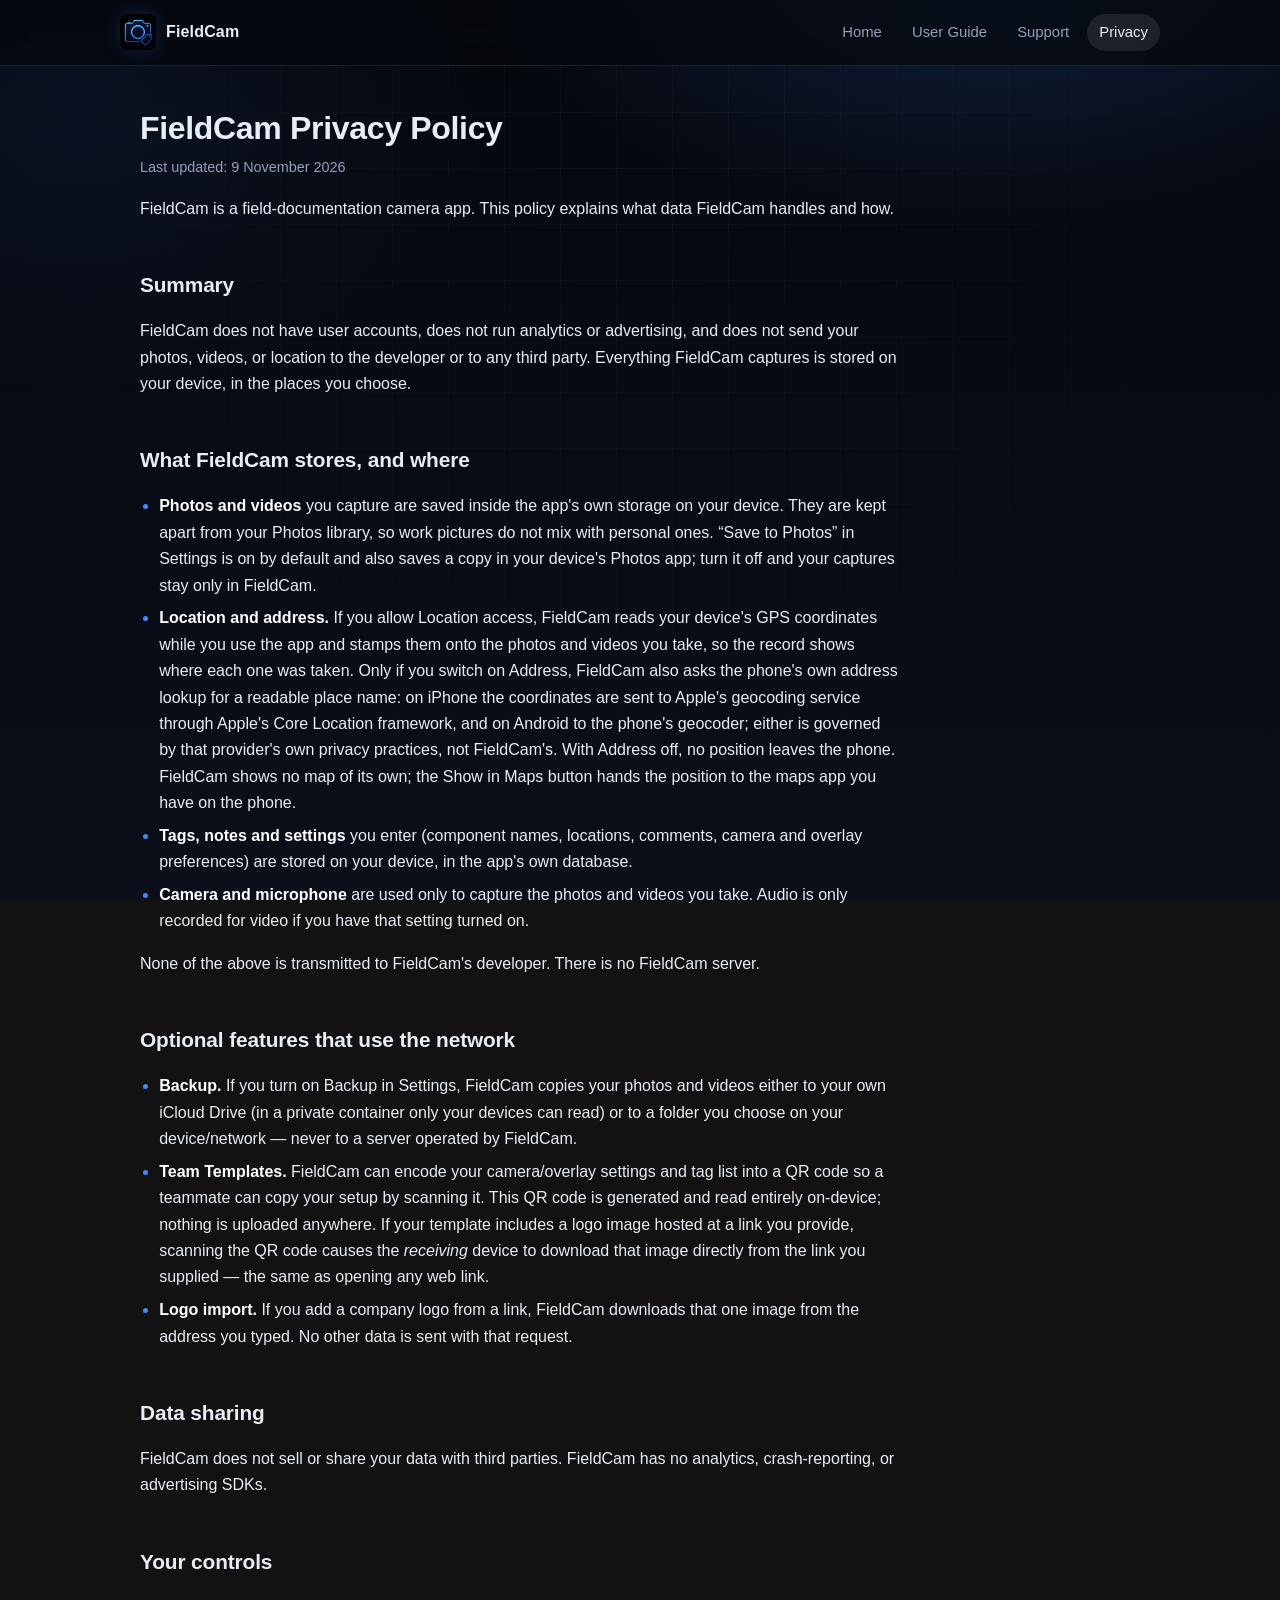
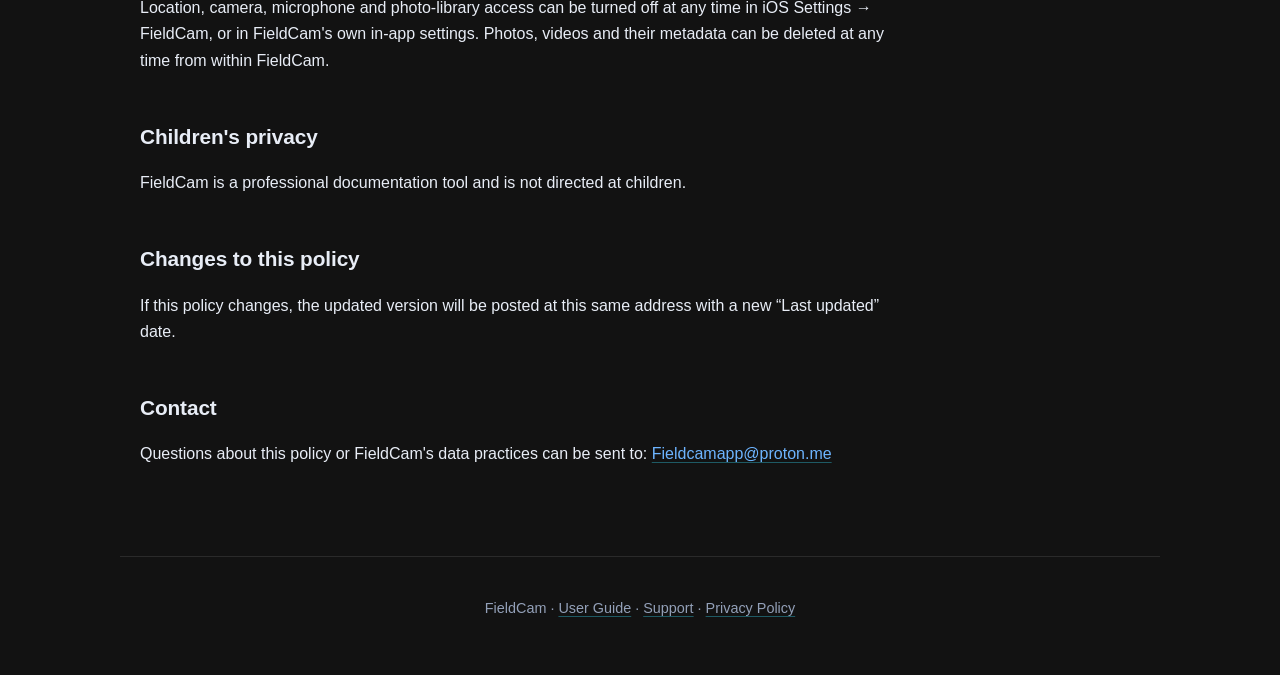
<file: index.html>
<!DOCTYPE html>
<html lang="en">
<head>
<meta charset="UTF-8">
<meta name="viewport" content="width=device-width, initial-scale=1">
<meta name="apple-itunes-app" content="app-id=6787454860">
<title>FieldCam Privacy Policy</title>
<meta name="description" content="FieldCam's privacy policy: no accounts, no analytics, no advertising. Your data stays on your device.">
<meta name="theme-color" content="#05070d">
<link rel="canonical" href="https://fieldcam.csylten.no/">
<meta property="og:type" content="website">
<meta property="og:site_name" content="FieldCam">
<meta property="og:title" content="FieldCam Privacy Policy">
<meta property="og:description" content="FieldCam's privacy policy: no accounts, no analytics, no advertising. Your data stays on your device.">
<meta property="og:url" content="https://fieldcam.csylten.no/">
<meta property="og:image" content="https://fieldcam.csylten.no/logo.png">
<meta name="twitter:card" content="summary">
<link rel="icon" type="image/png" href="favicon.png">
<link rel="apple-touch-icon" href="apple-touch-icon.png">
<link rel="stylesheet" href="style.css">
</head>
<body>
<header class="site">
  <a class="brand" href="home.html"><img src="logo.png" alt="" width="36" height="36"><span>FieldCam</span></a>
  <nav><a href="home.html">Home</a><a href="manual.html">User Guide</a><a href="support.html">Support</a><a href="./" aria-current="page">Privacy</a></nav>
</header>
<main>
<h1>FieldCam Privacy Policy</h1>
<p class="updated">Last updated: 9 November 2026</p>

<p>FieldCam is a field-documentation camera app. This policy explains what data FieldCam handles and how.</p>

<h2>Summary</h2>
<p>FieldCam does not have user accounts, does not run analytics or advertising, and does not send your photos, videos, or location to the developer or to any third party. Everything FieldCam captures is stored on your device, in the places you choose.</p>

<h2>What FieldCam stores, and where</h2>
<ul>
<li><strong>Photos and videos</strong> you capture are saved inside the app's own storage on your device. They are kept apart from your Photos library, so work pictures do not mix with personal ones. &ldquo;Save to Photos&rdquo; in Settings is on by default and also saves a copy in your device's Photos app; turn it off and your captures stay only in FieldCam.</li>
<li><strong>Location and address.</strong> If you allow Location access, FieldCam reads your device's GPS coordinates while you use the app and stamps them onto the photos and videos you take, so the record shows where each one was taken. Only if you switch on Address, FieldCam also asks the phone's own address lookup for a readable place name: on iPhone the coordinates are sent to Apple's geocoding service through Apple's Core Location framework, and on Android to the phone's geocoder; either is governed by that provider's own privacy practices, not FieldCam's. With Address off, no position leaves the phone. FieldCam shows no map of its own; the Show in Maps button hands the position to the maps app you have on the phone.</li>
<li><strong>Tags, notes and settings</strong> you enter (component names, locations, comments, camera and overlay preferences) are stored on your device, in the app's own database.</li>
<li><strong>Camera and microphone</strong> are used only to capture the photos and videos you take. Audio is only recorded for video if you have that setting turned on.</li>
</ul>
<p>None of the above is transmitted to FieldCam's developer. There is no FieldCam server.</p>

<h2>Optional features that use the network</h2>
<ul>
<li><strong>Backup.</strong> If you turn on Backup in Settings, FieldCam copies your photos and videos either to your own iCloud Drive (in a private container only your devices can read) or to a folder you choose on your device/network &mdash; never to a server operated by FieldCam.</li>
<li><strong>Team Templates.</strong> FieldCam can encode your camera/overlay settings and tag list into a QR code so a teammate can copy your setup by scanning it. This QR code is generated and read entirely on-device; nothing is uploaded anywhere. If your template includes a logo image hosted at a link you provide, scanning the QR code causes the <em>receiving</em> device to download that image directly from the link you supplied &mdash; the same as opening any web link.</li>
<li><strong>Logo import.</strong> If you add a company logo from a link, FieldCam downloads that one image from the address you typed. No other data is sent with that request.</li>
</ul>

<h2>Data sharing</h2>
<p>FieldCam does not sell or share your data with third parties. FieldCam has no analytics, crash-reporting, or advertising SDKs.</p>

<h2>Your controls</h2>
<p>Location, camera, microphone and photo-library access can be turned off at any time in iOS Settings &rarr; FieldCam, or in FieldCam's own in-app settings. Photos, videos and their metadata can be deleted at any time from within FieldCam.</p>

<h2>Children's privacy</h2>
<p>FieldCam is a professional documentation tool and is not directed at children.</p>

<h2>Changes to this policy</h2>
<p>If this policy changes, the updated version will be posted at this same address with a new &ldquo;Last updated&rdquo; date.</p>

<h2>Contact</h2>
<p>Questions about this policy or FieldCam's data practices can be sent to: <a href="mailto:Fieldcamapp@proton.me">Fieldcamapp@proton.me</a></p>
</main>
<footer class="site"><p>FieldCam · <a href="manual.html">User Guide</a> · <a href="support.html">Support</a> · <a href="./">Privacy Policy</a></p></footer>
</body>
</html>
</file>
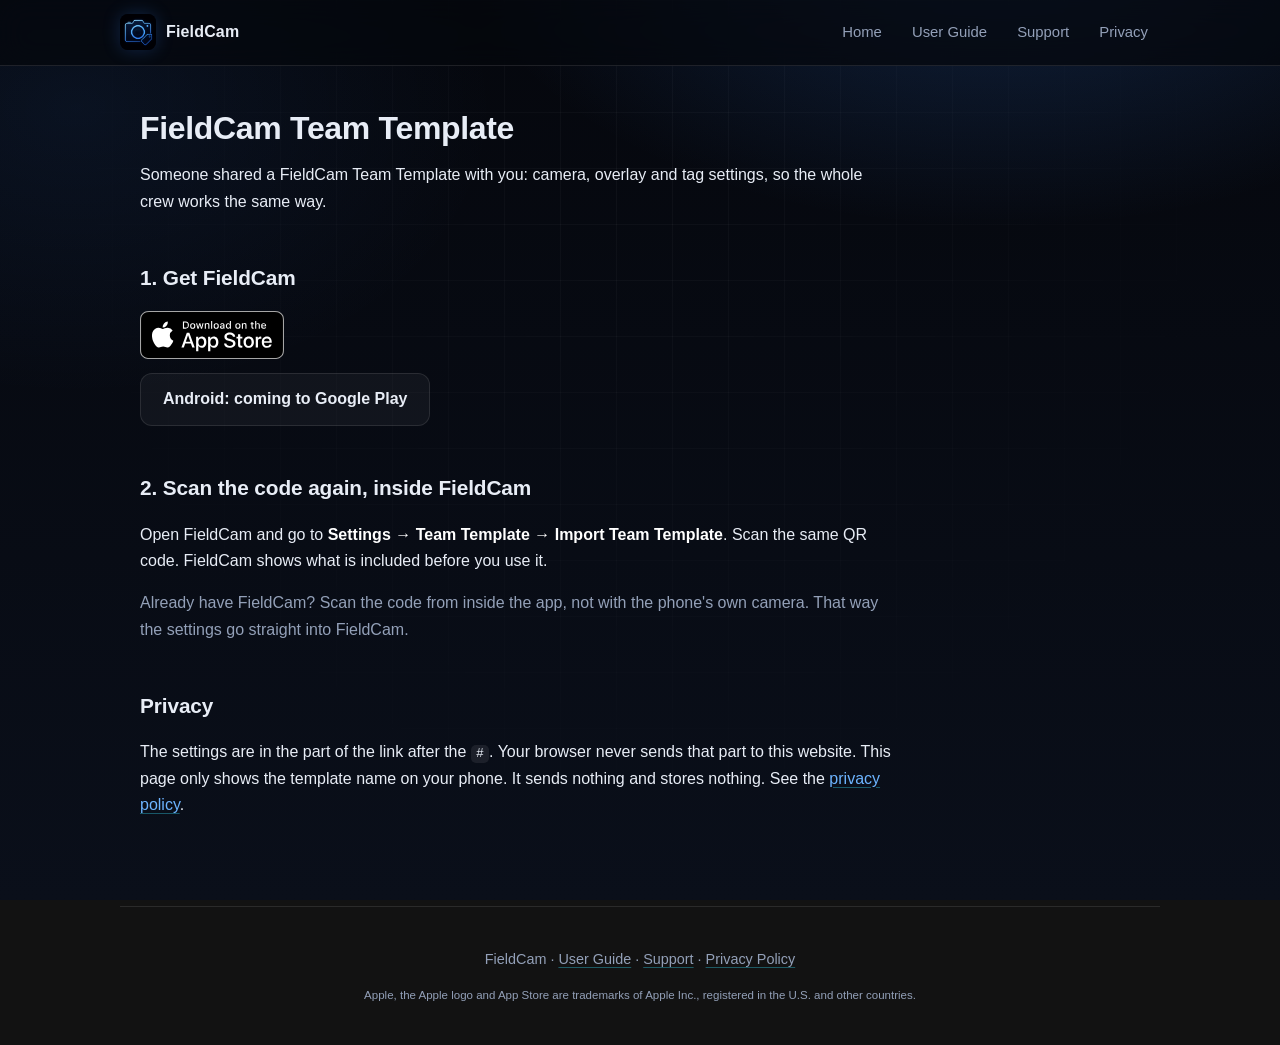
<file: t/index.html>
<!DOCTYPE html>
<html lang="en">
<head>
<meta charset="UTF-8">
<meta name="viewport" content="width=device-width, initial-scale=1">
<meta name="apple-itunes-app" content="app-id=6787454860">
<title>FieldCam Team Template</title>
<meta name="description" content="Someone shared a FieldCam Team Template with you. Get FieldCam, then scan the code inside the app.">
<meta name="theme-color" content="#05070d">
<meta name="robots" content="noindex">
<meta name="referrer" content="no-referrer">
<link rel="canonical" href="https://fieldcam.csylten.no/t/">
<meta property="og:type" content="website">
<meta property="og:site_name" content="FieldCam">
<meta property="og:title" content="FieldCam Team Template">
<meta property="og:description" content="Someone shared a FieldCam Team Template with you. Get FieldCam, then scan the code inside the app.">
<meta property="og:url" content="https://fieldcam.csylten.no/t/">
<meta property="og:image" content="https://fieldcam.csylten.no/logo.png">
<meta name="twitter:card" content="summary">
<link rel="icon" type="image/png" href="/favicon.png">
<link rel="apple-touch-icon" href="/apple-touch-icon.png">
<link rel="stylesheet" href="/style.css">
<!--
  Landing page for Team Template QR codes. Both apps write
  https://fieldcam.csylten.no/t/#fieldcam=<base64url JSON>  (spec/team-template.md in the app repo).
  A phone without FieldCam that scans the code with its own camera opens this page.
  The template is in the fragment (after #). Browsers never send the fragment to the server
  (RFC 3986 section 3.5; RFC 9110 section 7.1), so GitHub Pages never sees it.
  The script below reads only the template name, on the phone, to show it. It sends and stores nothing.
  Google Play: when the app is published, replace the "soon" placeholder with Google's official badge
  linking to https://play.google.com/store/apps/details?id=csy.fieldcam (applicationId in android/app/build.gradle.kts).
-->
</head>
<body>
<header class="site">
  <a class="brand" href="/home.html"><img src="/logo.png" alt="" width="36" height="36"><span>FieldCam</span></a>
  <nav><a href="/home.html">Home</a><a href="/manual.html">User Guide</a><a href="/support.html">Support</a><a href="/">Privacy</a></nav>
</header>
<main>
<h1>FieldCam Team Template</h1>
<p>Someone shared a FieldCam Team Template with you: camera, overlay and tag settings, so the whole crew works the same way.</p>
<p id="template-name" hidden>Template: <strong></strong></p>

<h2>1. Get FieldCam</h2>
<p id="stores">
  <a class="store-badge" id="store-ios" href="https://apps.apple.com/app/id6787454860" style="margin:0 0 14px"><img src="/app-store-badge.svg" alt="Download on the App Store" width="144" height="48"></a>
  <span class="cta ghost soon" id="store-android" style="margin:0">Android: coming to Google Play</span>
</p>

<h2>2. Scan the code again, inside FieldCam</h2>
<p>Open FieldCam and go to <strong>Settings → Team Template → Import Team Template</strong>. Scan the same QR code. FieldCam shows what is included before you use it.</p>
<p class="muted">Already have FieldCam? Scan the code from inside the app, not with the phone's own camera. That way the settings go straight into FieldCam.</p>

<h2>Privacy</h2>
<p>The settings are in the part of the link after the <code>#</code>. Your browser never sends that part to this website. This page only shows the template name on your phone. It sends nothing and stores nothing. See the <a href="/">privacy policy</a>.</p>
</main>
<footer class="site"><p>FieldCam · <a href="/manual.html">User Guide</a> · <a href="/support.html">Support</a> · <a href="/">Privacy Policy</a></p>
<p class="legal">Apple, the Apple logo and App Store are trademarks of Apple Inc., registered in the U.S. and other countries.</p></footer>
<script>
(function () {
  // Show the template name from the fragment. Same format the apps decode:
  // "#fieldcam=" followed by base64url JSON without padding; the name is the "nm" key.
  try {
    var marker = "#fieldcam=";
    var i = location.hash.indexOf(marker);
    if (i >= 0) {
      var b64 = location.hash.slice(i + marker.length).replace(/-/g, "+").replace(/_/g, "/");
      while (b64.length % 4) b64 += "=";
      var bytes = Uint8Array.from(atob(b64), function (c) { return c.charCodeAt(0); });
      var payload = JSON.parse(new TextDecoder().decode(bytes));
      if (payload && typeof payload.nm === "string" && payload.nm.trim()) {
        var el = document.getElementById("template-name");
        el.querySelector("strong").textContent = payload.nm.trim().slice(0, 100);
        el.hidden = false;
      }
    }
  } catch (e) { /* Not a readable template: the page still explains what to do. */ }

  // Put the store for this phone first. Both stay visible.
  if (/Android/i.test(navigator.userAgent)) {
    var stores = document.getElementById("stores");
    stores.insertBefore(document.getElementById("store-android"), stores.firstChild);
    document.getElementById("store-android").style.margin = "0 0 14px";
    document.getElementById("store-ios").style.margin = "0";
  }
})();
</script>
</body>
</html>
</file>
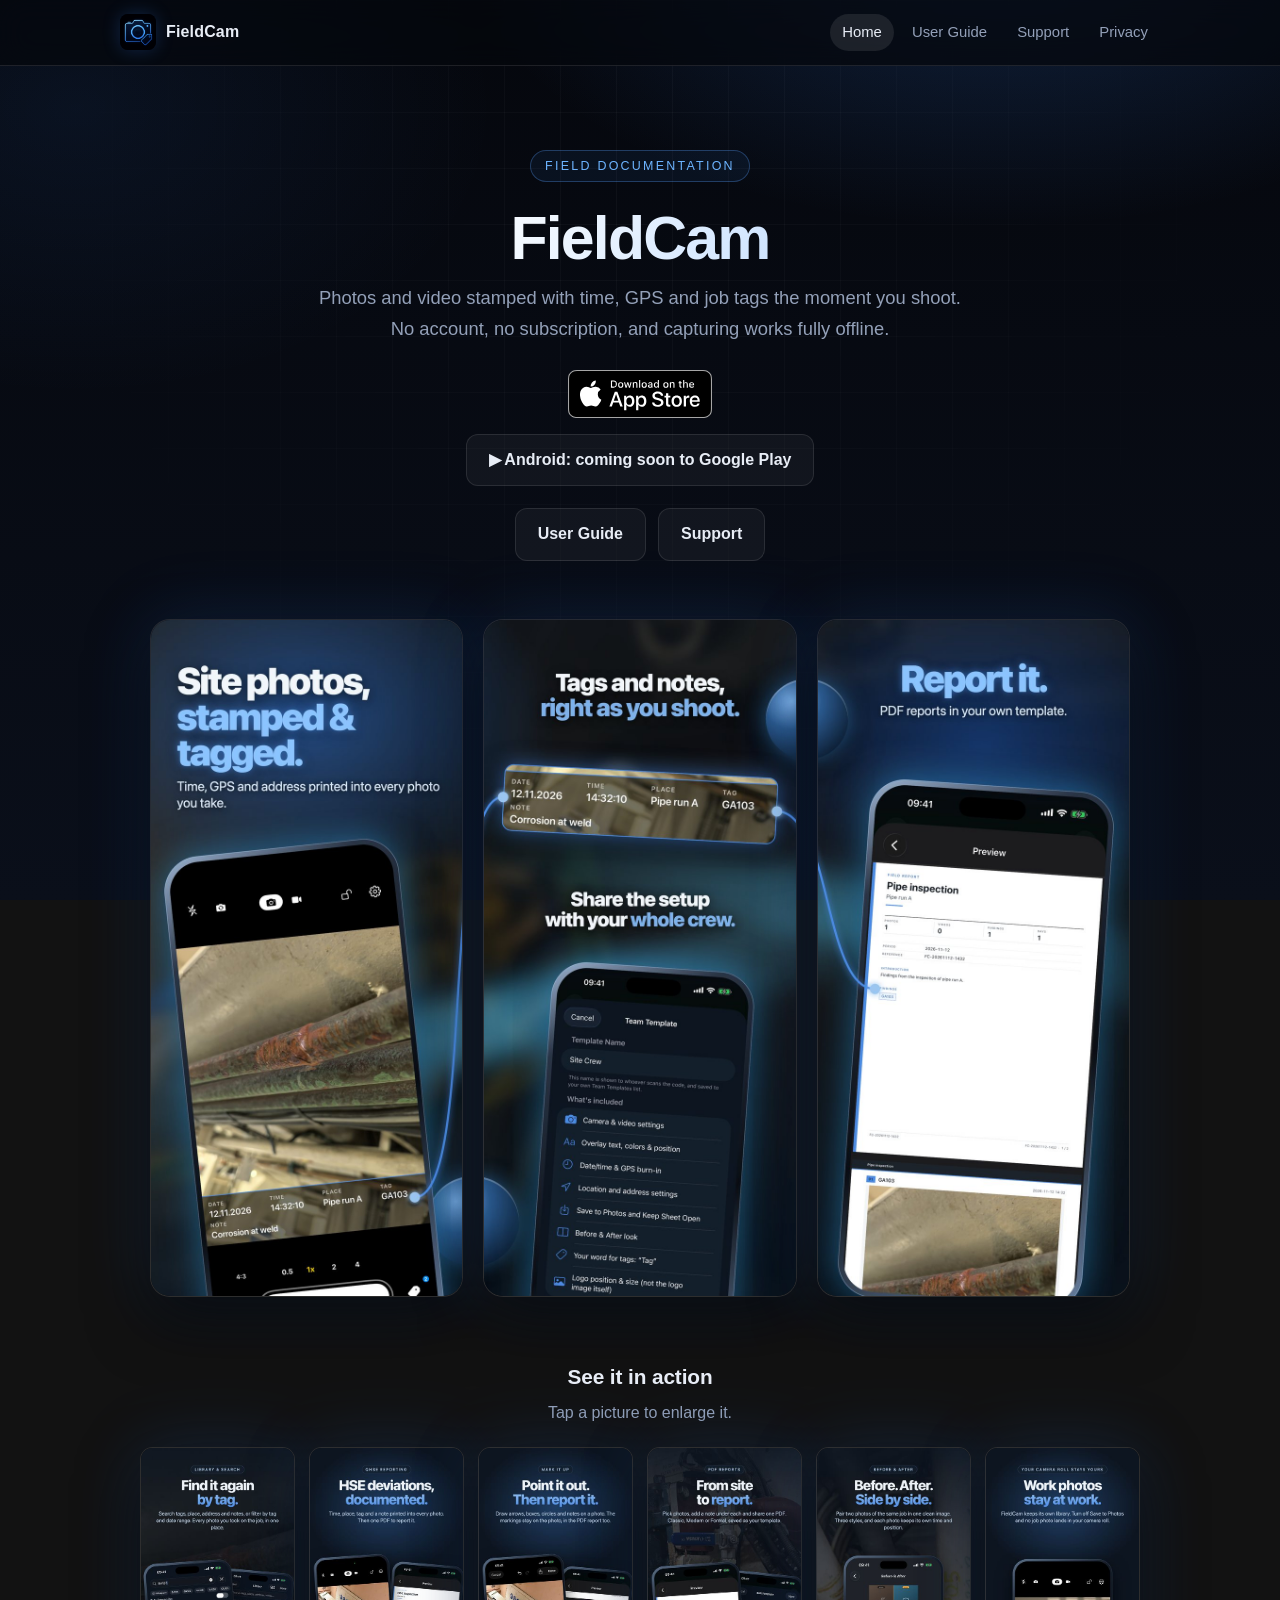
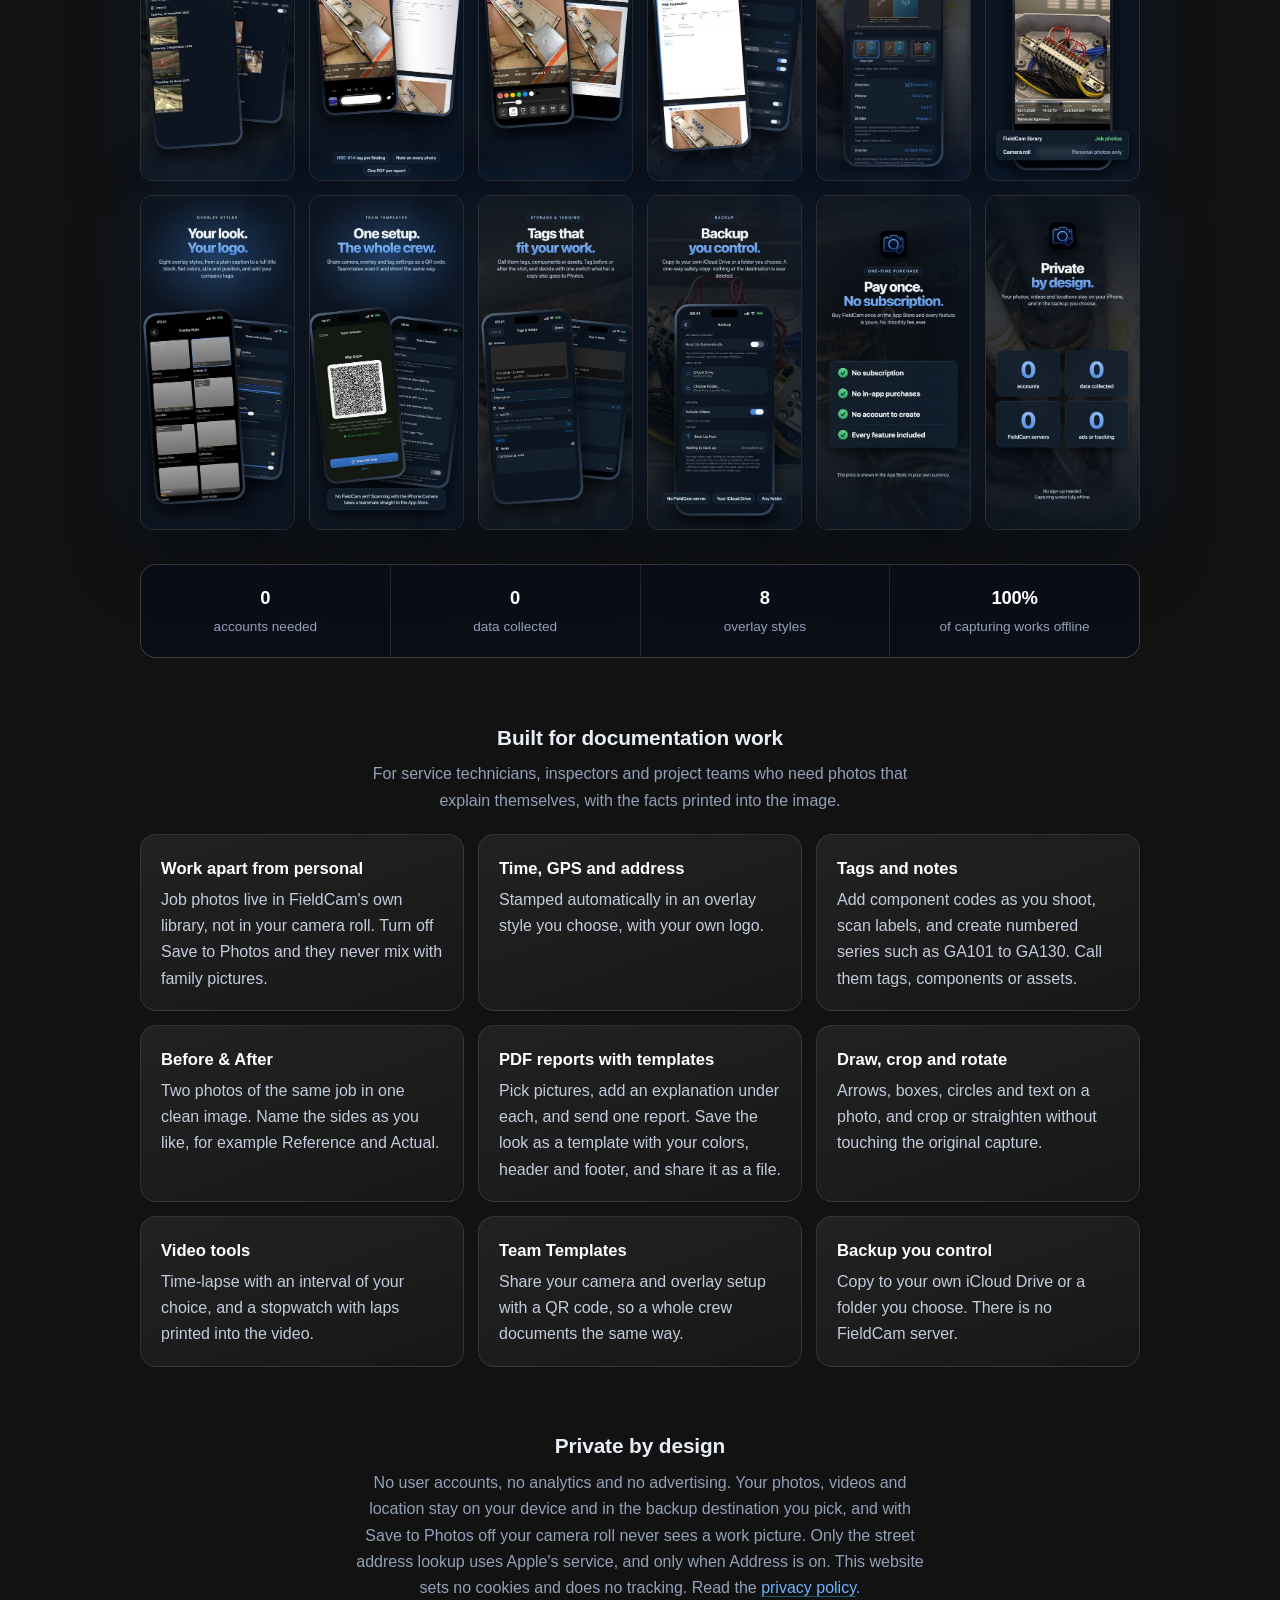
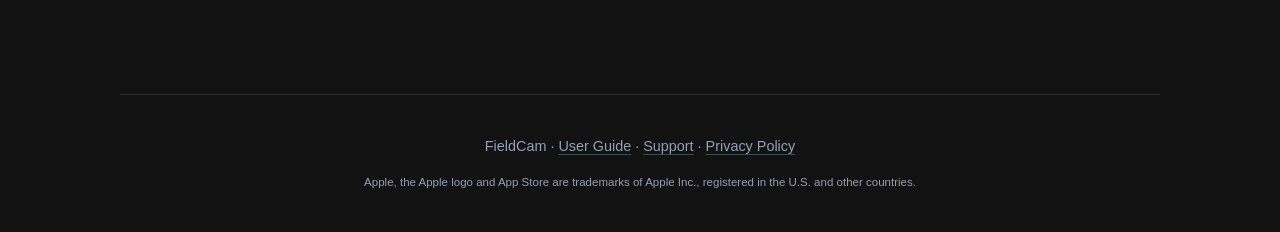
<file: home.html>
<!DOCTYPE html>
<html lang="en">
<head>
<meta charset="UTF-8">
<meta name="viewport" content="width=device-width, initial-scale=1">
<meta name="apple-itunes-app" content="app-id=6787454860">
<title>FieldCam: field documentation camera for iPhone</title>
<meta name="description" content="Photos and video stamped with time, GPS and job tags. PDF reports with templates, Before & After, no account, no subscription, fully offline.">
<meta name="theme-color" content="#05070d">
<link rel="canonical" href="https://fieldcam.csylten.no/home.html">
<meta property="og:type" content="website">
<meta property="og:site_name" content="FieldCam">
<meta property="og:title" content="FieldCam: field documentation camera for iPhone">
<meta property="og:description" content="Photos and video stamped with time, GPS and job tags. PDF reports with templates, Before & After, no account, no subscription, fully offline.">
<meta property="og:url" content="https://fieldcam.csylten.no/home.html">
<meta property="og:image" content="https://fieldcam.csylten.no/logo.png">
<meta name="twitter:card" content="summary">
<link rel="icon" type="image/png" href="favicon.png">
<link rel="apple-touch-icon" href="apple-touch-icon.png">
<link rel="stylesheet" href="style.css">
</head>
<body>
<header class="site">
  <a class="brand" href="home.html"><img src="logo.png" alt="" width="36" height="36"><span>FieldCam</span></a>
  <nav><a href="home.html" aria-current="page">Home</a><a href="manual.html">User Guide</a><a href="support.html">Support</a><a href="./">Privacy</a></nav>
</header>
<main>
<div class="hero">
  <span class="eyebrow">Field documentation</span>
  <h1>FieldCam</h1>
  <p class="sub">Photos and video stamped with time, GPS and job tags the moment you shoot. No account, no subscription, and capturing works fully offline.</p>
  <a class="store-badge" href="https://apps.apple.com/app/id6787454860"><img src="app-store-badge.svg" alt="Download on the App Store" width="144" height="48"></a>
  <p class="soon-note"><span class="cta ghost soon" style="margin:0">&#9654; Android: coming soon to Google Play</span></p>
  <a class="cta ghost" href="manual.html">User Guide</a><a class="cta ghost" href="support.html">Support</a>
</div>

<div class="trio" aria-label="FieldCam: shoot, tag and report">
  <button type="button" class="tile" data-full="shots/hero1.jpg" data-alt="Site photos, stamped and tagged: time, GPS and address printed into every photo"><img src="shots/hero1.jpg" alt="Site photos, stamped and tagged: time, GPS and address printed into every photo" width="660" height="1434"></button>
  <button type="button" class="tile" data-full="shots/hero2.jpg" data-alt="Tags and notes right as you shoot, and sharing the setup with the whole crew"><img src="shots/hero2.jpg" alt="Tags and notes right as you shoot, and sharing the setup with the whole crew" width="660" height="1434"></button>
  <button type="button" class="tile" data-full="shots/hero3.jpg" data-alt="Report it: PDF reports in your own template"><img src="shots/hero3.jpg" alt="Report it: PDF reports in your own template" width="660" height="1434"></button>
</div>

<h2 class="section-title">See it in action</h2>
<p class="section-sub">Tap a picture to enlarge it.</p>
<div class="wall">
    <button type="button" class="tile" data-full="shots/w08.jpg" data-alt="Find it again by tag: search tags, place, address and notes, or filter by tag and date range"><img src="shots/w08-thumb.jpg" alt="Find it again by tag: search tags, place, address and notes, or filter by tag and date range" loading="lazy" width="420" height="913"></button>
    <button type="button" class="tile" data-full="shots/w11.jpg" data-alt="HSE deviations, documented: time, place, tag and a note printed into every photo, then one PDF to report it"><img src="shots/w11-thumb.jpg" alt="HSE deviations, documented: time, place, tag and a note printed into every photo, then one PDF to report it" loading="lazy" width="420" height="913"></button>
    <button type="button" class="tile" data-full="shots/w12.jpg" data-alt="Mark it up: arrows, boxes, circles and notes on a photo, and the markings follow it into the PDF report"><img src="shots/w12-thumb.jpg" alt="Mark it up: arrows, boxes, circles and notes on a photo, and the markings follow it into the PDF report" loading="lazy" width="420" height="913"></button>
    <button type="button" class="tile" data-full="shots/w02.jpg" data-alt="From site to report: PDF reports in your own template"><img src="shots/w02-thumb.jpg" alt="From site to report: PDF reports in your own template" loading="lazy" width="420" height="913"></button>
    <button type="button" class="tile" data-full="shots/w03.jpg" data-alt="Before and After: two photos of the same job in one image"><img src="shots/w03-thumb.jpg" alt="Before and After: two photos of the same job in one image" loading="lazy" width="420" height="913"></button>
    <button type="button" class="tile" data-full="shots/w01.jpg" data-alt="Work photos stay at work: job photos in FieldCam, not in the camera roll"><img src="shots/w01-thumb.jpg" alt="Work photos stay at work: job photos in FieldCam, not in the camera roll" loading="lazy" width="420" height="913"></button>
    <button type="button" class="tile" data-full="shots/w04.jpg" data-alt="Your look, your logo: eight overlay styles"><img src="shots/w04-thumb.jpg" alt="Your look, your logo: eight overlay styles" loading="lazy" width="420" height="913"></button>
    <button type="button" class="tile" data-full="shots/w07.jpg" data-alt="One setup, the whole crew: share settings with a Team Template"><img src="shots/w07-thumb.jpg" alt="One setup, the whole crew: share settings with a Team Template" loading="lazy" width="420" height="913"></button>
    <button type="button" class="tile" data-full="shots/w06.jpg" data-alt="Tags that fit your work: pick or add a tag, a place and a note as you shoot"><img src="shots/w06-thumb.jpg" alt="Tags that fit your work: pick or add a tag, a place and a note as you shoot" loading="lazy" width="420" height="913"></button>
    <button type="button" class="tile" data-full="shots/w05.jpg" data-alt="Backup you control: your own iCloud Drive or a folder you choose"><img src="shots/w05-thumb.jpg" alt="Backup you control: your own iCloud Drive or a folder you choose" loading="lazy" width="420" height="913"></button>
    <button type="button" class="tile" data-full="shots/w09.jpg" data-alt="Pay once, no subscription: no in-app purchases, no account, every feature included"><img src="shots/w09-thumb.jpg" alt="Pay once, no subscription: no in-app purchases, no account, every feature included" loading="lazy" width="420" height="913"></button>
    <button type="button" class="tile" data-full="shots/w10.jpg" data-alt="Private by design: no account, no data collected, no servers"><img src="shots/w10-thumb.jpg" alt="Private by design: no account, no data collected, no servers" loading="lazy" width="420" height="913"></button>
</div>

<dialog id="viewer" aria-label="Screenshot">
  <form method="dialog"><button class="close" aria-label="Close">&times;</button></form>
  <img id="viewer-img" alt="">
</dialog>
<script>
(function () {
  var d = document.getElementById('viewer'), img = document.getElementById('viewer-img');
  if (!d || !d.showModal) return;
  document.querySelectorAll('.tile').forEach(function (b) {
    b.addEventListener('click', function () {
      img.src = b.getAttribute('data-full'); img.alt = b.getAttribute('data-alt') || '';
      d.showModal();
    });
  });
  d.addEventListener('click', function (e) { if (e.target === d) d.close(); });
})();
</script>

<div class="stats">
  <div><b>0</b><span>accounts needed</span></div>
  <div><b>0</b><span>data collected</span></div>
  <div><b>8</b><span>overlay styles</span></div>
  <div><b>100%</b><span>of capturing works offline</span></div>
</div>
</div>

<h2 class="section-title">Built for documentation work</h2>
<p class="section-sub">For service technicians, inspectors and project teams who need photos that explain themselves, with the facts printed into the image.</p>

<ul class="features">
  <li><strong>Work apart from personal</strong>Job photos live in FieldCam's own library, not in your camera roll. Turn off Save to Photos and they never mix with family pictures.</li>
  <li><strong>Time, GPS and address</strong>Stamped automatically in an overlay style you choose, with your own logo.</li>
  <li><strong>Tags and notes</strong>Add component codes as you shoot, scan labels, and create numbered series such as GA101 to GA130. Call them tags, components or assets.</li>
  <li><strong>Before &amp; After</strong>Two photos of the same job in one clean image. Name the sides as you like, for example Reference and Actual.</li>
  <li><strong>PDF reports with templates</strong>Pick pictures, add an explanation under each, and send one report. Save the look as a template with your colors, header and footer, and share it as a file.</li>
  <li><strong>Draw, crop and rotate</strong>Arrows, boxes, circles and text on a photo, and crop or straighten without touching the original capture.</li>
  <li><strong>Video tools</strong>Time-lapse with an interval of your choice, and a stopwatch with laps printed into the video.</li>
  <li><strong>Team Templates</strong>Share your camera and overlay setup with a QR code, so a whole crew documents the same way.</li>
  <li><strong>Backup you control</strong>Copy to your own iCloud Drive or a folder you choose. There is no FieldCam server.</li>
</ul>

<h2 class="section-title">Private by design</h2>
<p class="section-sub">No user accounts, no analytics and no advertising. Your photos, videos and location stay on your device and in the backup destination you pick, and with Save to Photos off your camera roll never sees a work picture. Only the street address lookup uses Apple's service, and only when Address is on. This website sets no cookies and does no tracking. Read the <a href="./">privacy policy</a>.</p>
</main>
<footer class="site"><p>FieldCam · <a href="manual.html">User Guide</a> · <a href="support.html">Support</a> · <a href="./">Privacy Policy</a></p>
<p class="legal">Apple, the Apple logo and App Store are trademarks of Apple Inc., registered in the U.S. and other countries.</p></footer>
</body>
</html>
</file>
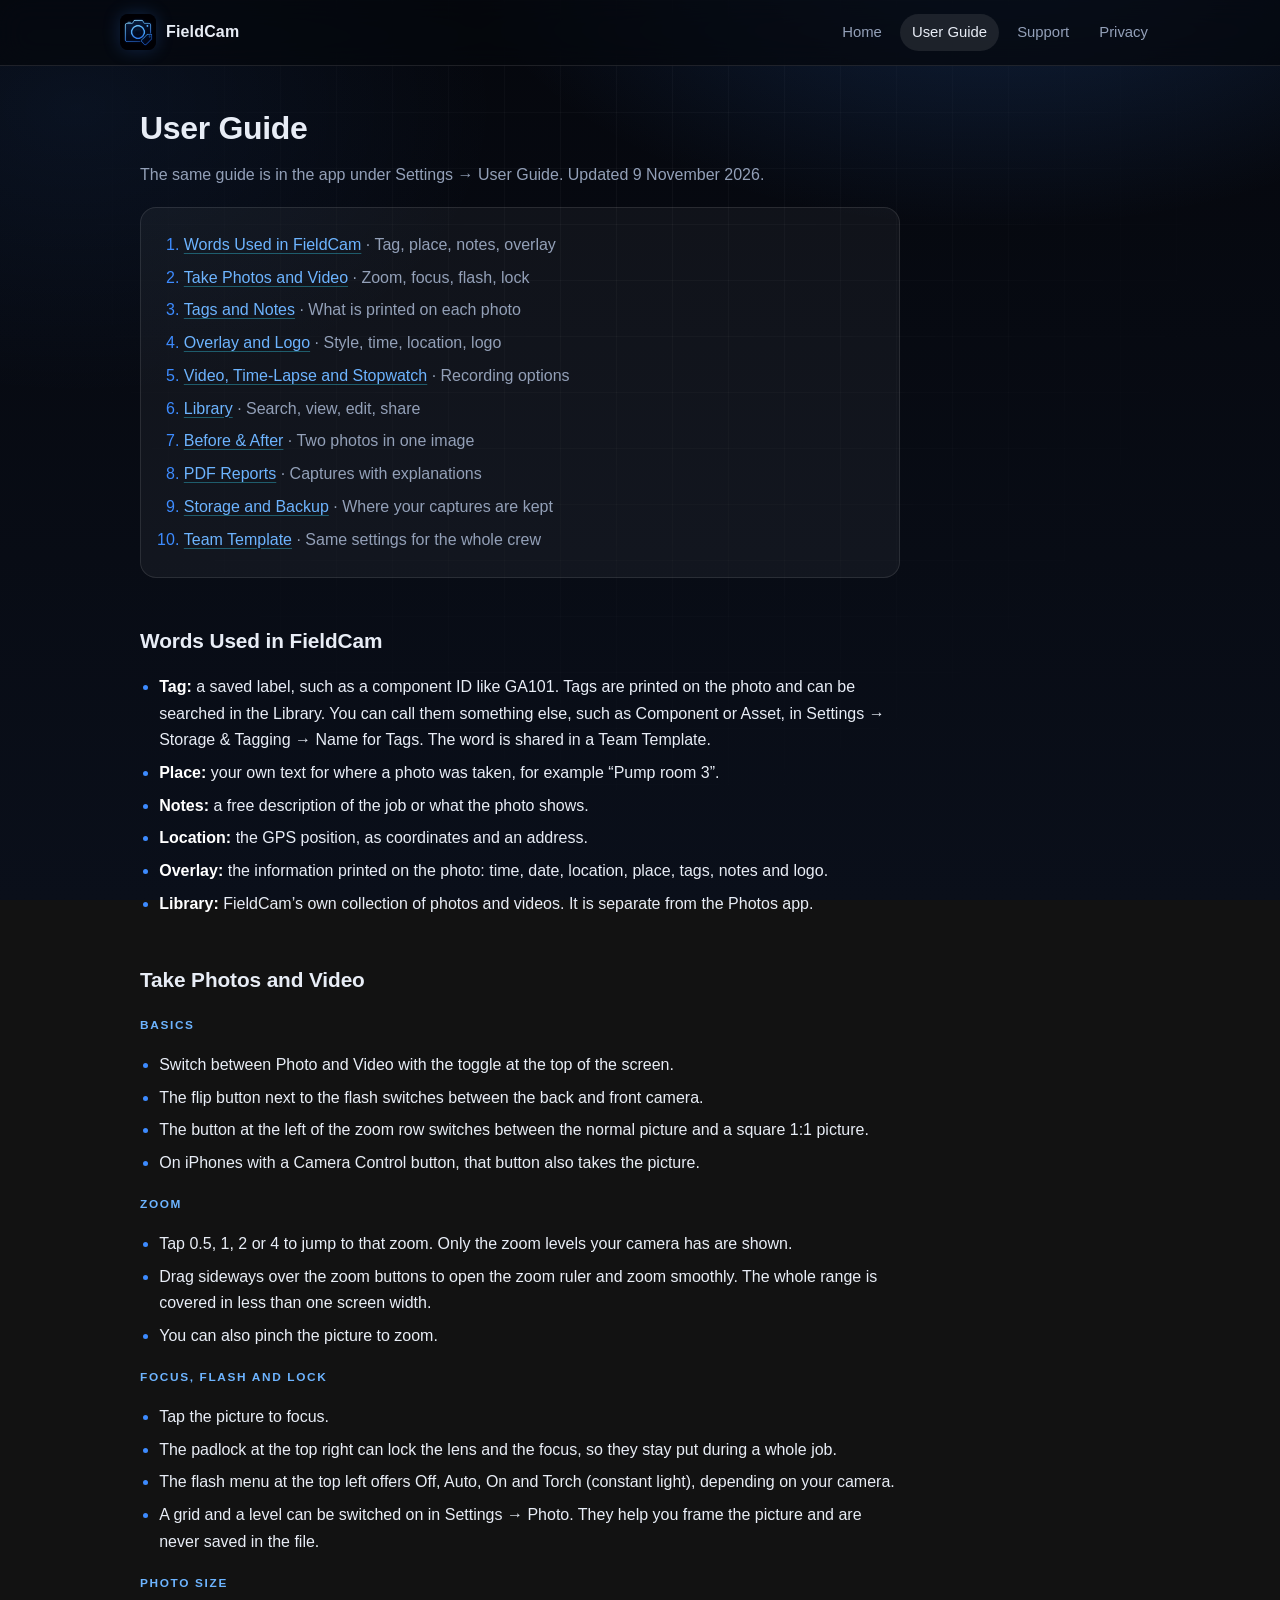
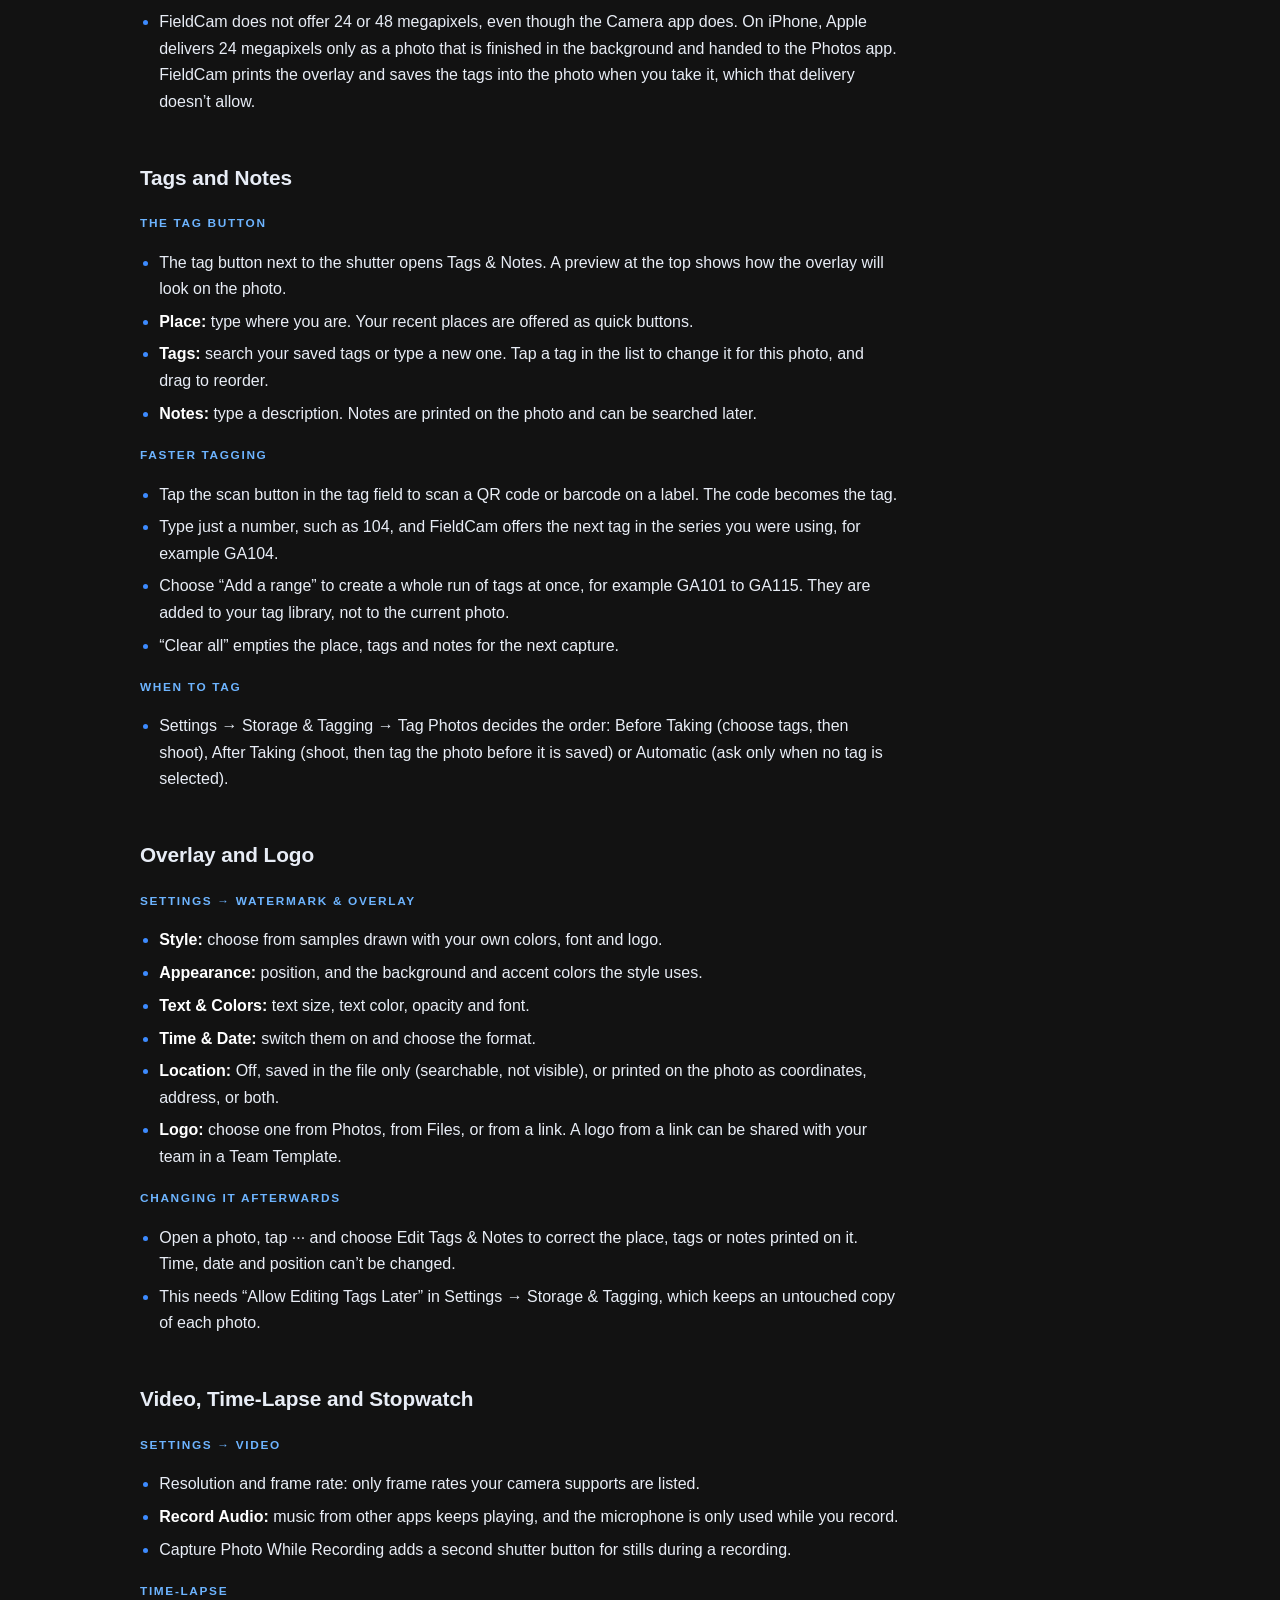
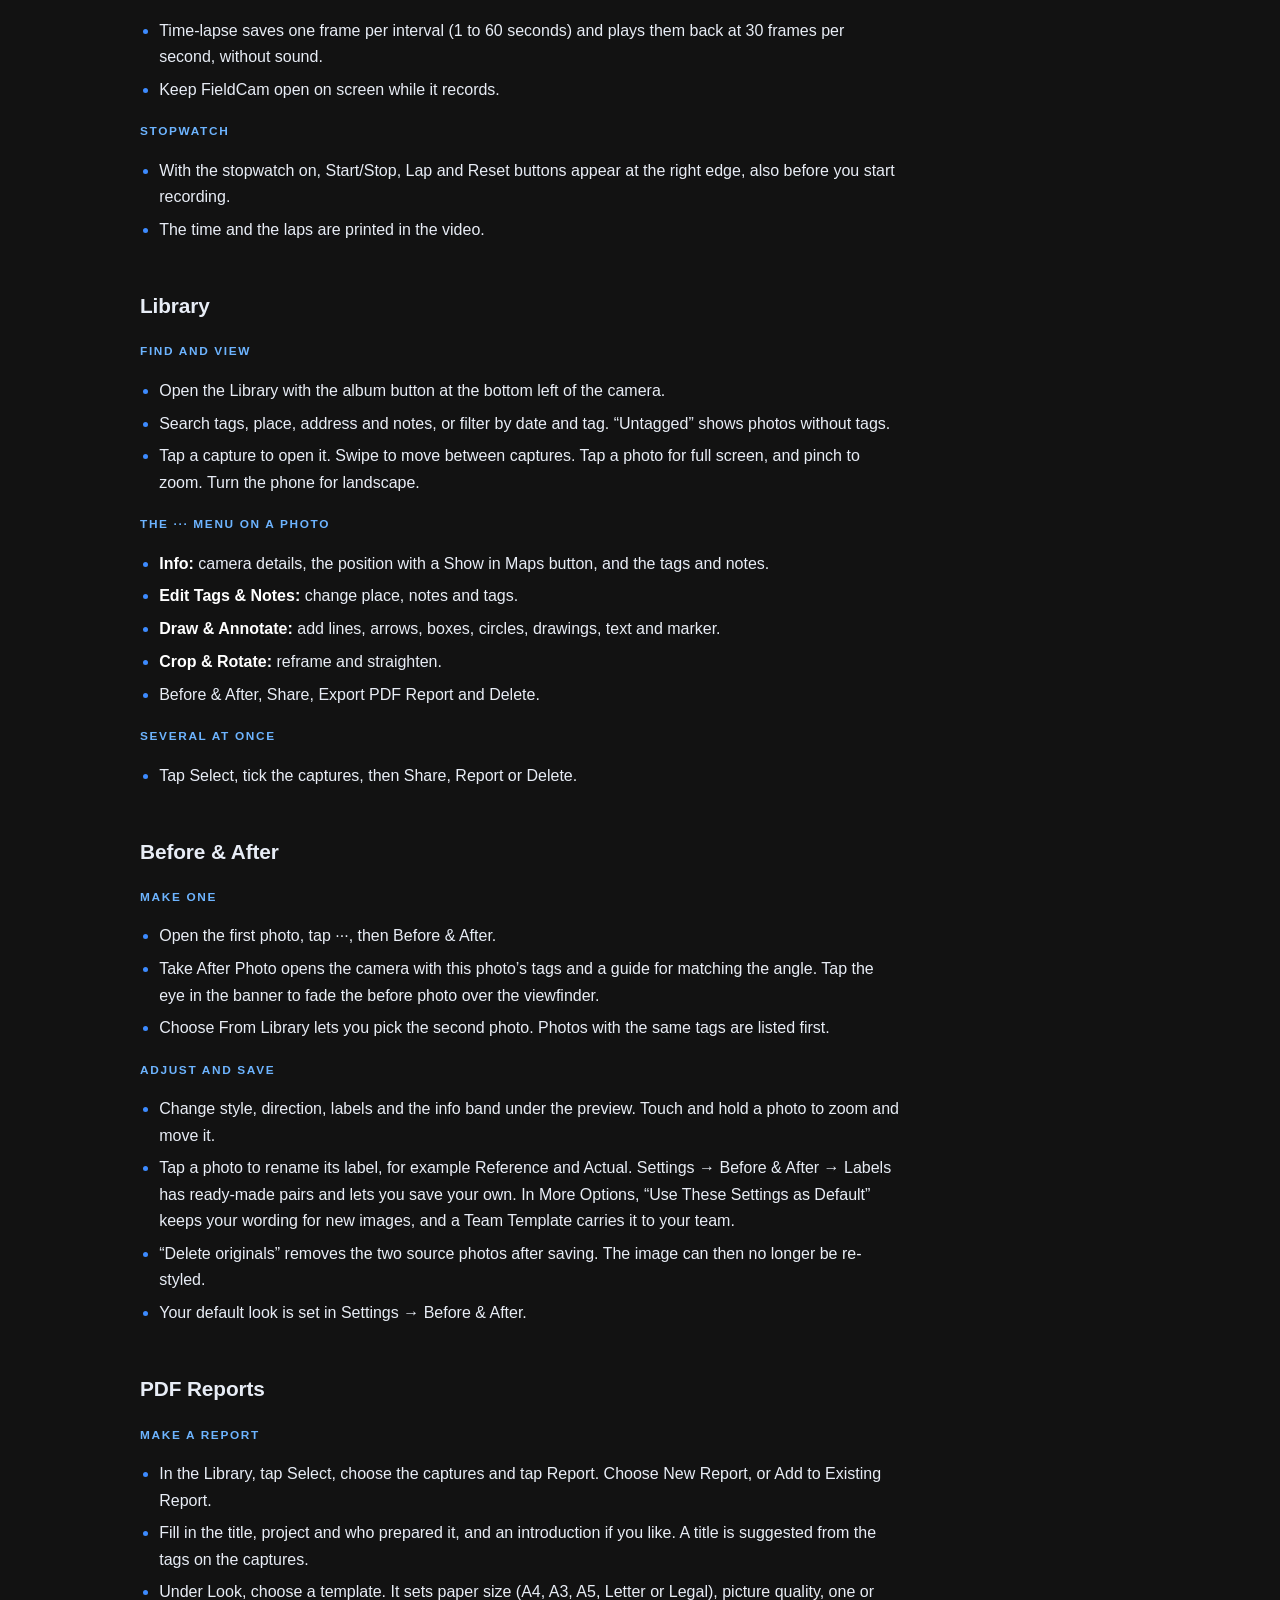
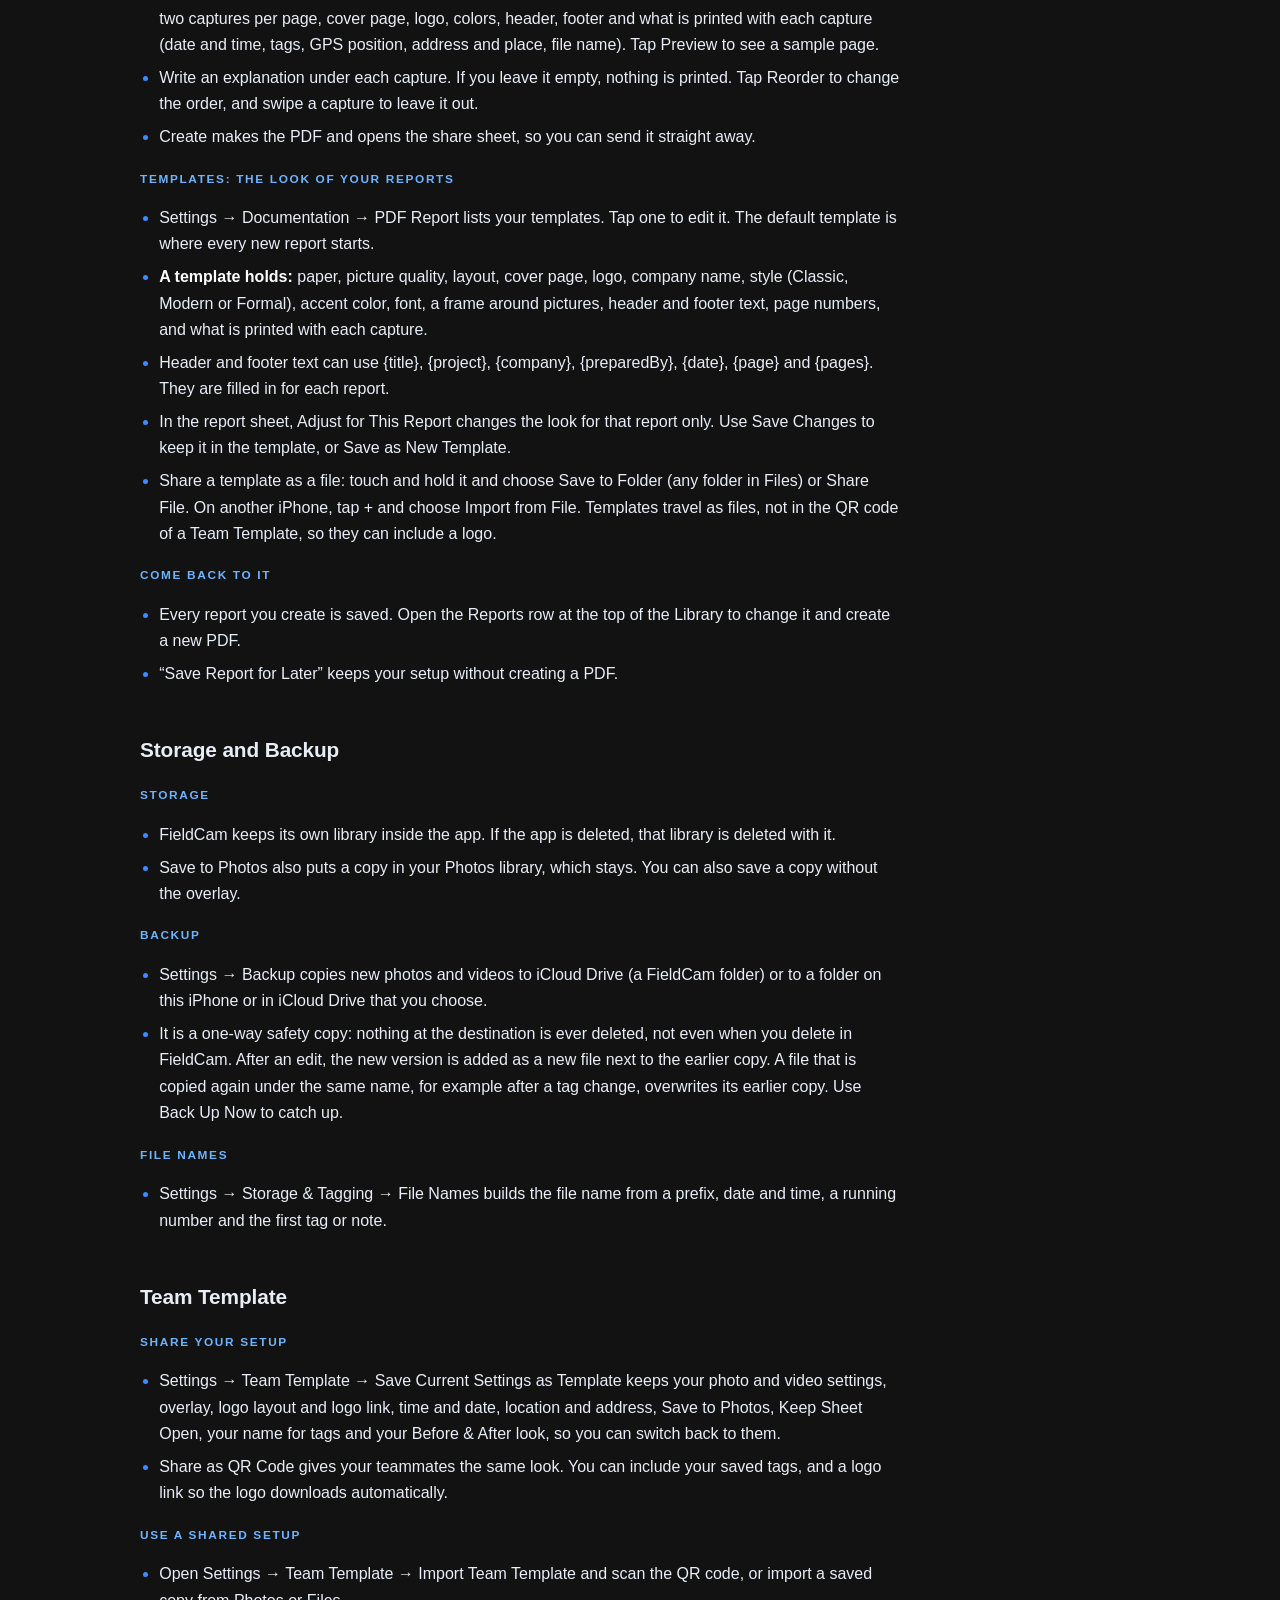
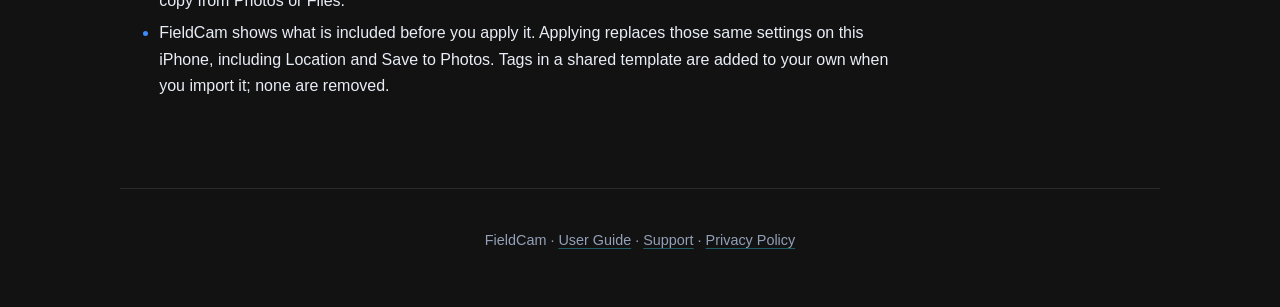
<file: manual.html>
<!DOCTYPE html>
<html lang="en">
<head>
<meta charset="UTF-8">
<meta name="viewport" content="width=device-width, initial-scale=1">
<meta name="apple-itunes-app" content="app-id=6787454860">
<title>FieldCam User Guide</title>
<meta name="description" content="How to use FieldCam: photos and video, tags and notes, overlays, reports, backup and team templates.">
<meta name="theme-color" content="#05070d">
<link rel="canonical" href="https://fieldcam.csylten.no/manual.html">
<meta property="og:type" content="website">
<meta property="og:site_name" content="FieldCam">
<meta property="og:title" content="FieldCam User Guide">
<meta property="og:description" content="How to use FieldCam: photos and video, tags and notes, overlays, reports, backup and team templates.">
<meta property="og:url" content="https://fieldcam.csylten.no/manual.html">
<meta property="og:image" content="https://fieldcam.csylten.no/logo.png">
<meta name="twitter:card" content="summary">
<link rel="icon" type="image/png" href="favicon.png">
<link rel="apple-touch-icon" href="apple-touch-icon.png">
<link rel="stylesheet" href="style.css">
</head>
<body>
<header class="site">
  <a class="brand" href="home.html"><img src="logo.png" alt="" width="36" height="36"><span>FieldCam</span></a>
  <nav><a href="home.html">Home</a><a href="manual.html" aria-current="page">User Guide</a><a href="support.html">Support</a><a href="./">Privacy</a></nav>
</header>
<main>
<h1>User Guide</h1>
<p class="muted">The same guide is in the app under Settings → User Guide. Updated 9 November 2026.</p>
<nav class="toc" aria-label="Contents">
<ol>
<li><a href="#words">Words Used in FieldCam</a> <span class="muted">Tag, place, notes, overlay</span></li>
<li><a href="#capture">Take Photos and Video</a> <span class="muted">Zoom, focus, flash, lock</span></li>
<li><a href="#tags">Tags and Notes</a> <span class="muted">What is printed on each photo</span></li>
<li><a href="#overlay">Overlay and Logo</a> <span class="muted">Style, time, location, logo</span></li>
<li><a href="#video">Video, Time-Lapse and Stopwatch</a> <span class="muted">Recording options</span></li>
<li><a href="#library">Library</a> <span class="muted">Search, view, edit, share</span></li>
<li><a href="#beforeafter">Before &amp; After</a> <span class="muted">Two photos in one image</span></li>
<li><a href="#reports">PDF Reports</a> <span class="muted">Captures with explanations</span></li>
<li><a href="#storage">Storage and Backup</a> <span class="muted">Where your captures are kept</span></li>
<li><a href="#team">Team Template</a> <span class="muted">Same settings for the whole crew</span></li>
</ol>
</nav>
<section class="topic" id="words">
<h2>Words Used in FieldCam</h2>
<ul>
<li><strong>Tag:</strong> a saved label, such as a component ID like GA101. Tags are printed on the photo and can be searched in the Library. You can call them something else, such as Component or Asset, in Settings → Storage &amp; Tagging → Name for Tags. The word is shared in a Team Template.</li>
<li><strong>Place:</strong> your own text for where a photo was taken, for example “Pump room 3”.</li>
<li><strong>Notes:</strong> a free description of the job or what the photo shows.</li>
<li><strong>Location:</strong> the GPS position, as coordinates and an address.</li>
<li><strong>Overlay:</strong> the information printed on the photo: time, date, location, place, tags, notes and logo.</li>
<li><strong>Library:</strong> FieldCam’s own collection of photos and videos. It is separate from the Photos app.</li>
</ul>
</section>
<section class="topic" id="capture">
<h2>Take Photos and Video</h2>
<h3>Basics</h3>
<ul>
<li>Switch between Photo and Video with the toggle at the top of the screen.</li>
<li>The flip button next to the flash switches between the back and front camera.</li>
<li>The button at the left of the zoom row switches between the normal picture and a square 1:1 picture.</li>
<li>On iPhones with a Camera Control button, that button also takes the picture.</li>
</ul>
<h3>Zoom</h3>
<ul>
<li>Tap 0.5, 1, 2 or 4 to jump to that zoom. Only the zoom levels your camera has are shown.</li>
<li>Drag sideways over the zoom buttons to open the zoom ruler and zoom smoothly. The whole range is covered in less than one screen width.</li>
<li>You can also pinch the picture to zoom.</li>
</ul>
<h3>Focus, flash and lock</h3>
<ul>
<li>Tap the picture to focus.</li>
<li>The padlock at the top right can lock the lens and the focus, so they stay put during a whole job.</li>
<li>The flash menu at the top left offers Off, Auto, On and Torch (constant light), depending on your camera.</li>
<li>A grid and a level can be switched on in Settings → Photo. They help you frame the picture and are never saved in the file.</li>
</ul>
<h3>Photo size</h3>
<ul>
<li>FieldCam does not offer 24 or 48 megapixels, even though the Camera app does. On iPhone, Apple delivers 24 megapixels only as a photo that is finished in the background and handed to the Photos app. FieldCam prints the overlay and saves the tags into the photo when you take it, which that delivery doesn’t allow.</li>
</ul>
</section>
<section class="topic" id="tags">
<h2>Tags and Notes</h2>
<h3>The tag button</h3>
<ul>
<li>The tag button next to the shutter opens Tags &amp; Notes. A preview at the top shows how the overlay will look on the photo.</li>
<li><strong>Place:</strong> type where you are. Your recent places are offered as quick buttons.</li>
<li><strong>Tags:</strong> search your saved tags or type a new one. Tap a tag in the list to change it for this photo, and drag to reorder.</li>
<li><strong>Notes:</strong> type a description. Notes are printed on the photo and can be searched later.</li>
</ul>
<h3>Faster tagging</h3>
<ul>
<li>Tap the scan button in the tag field to scan a QR code or barcode on a label. The code becomes the tag.</li>
<li>Type just a number, such as 104, and FieldCam offers the next tag in the series you were using, for example GA104.</li>
<li>Choose “Add a range” to create a whole run of tags at once, for example GA101 to GA115. They are added to your tag library, not to the current photo.</li>
<li>“Clear all” empties the place, tags and notes for the next capture.</li>
</ul>
<h3>When to tag</h3>
<ul>
<li>Settings → Storage &amp; Tagging → Tag Photos decides the order: Before Taking (choose tags, then shoot), After Taking (shoot, then tag the photo before it is saved) or Automatic (ask only when no tag is selected).</li>
</ul>
</section>
<section class="topic" id="overlay">
<h2>Overlay and Logo</h2>
<h3>Settings → Watermark &amp; Overlay</h3>
<ul>
<li><strong>Style:</strong> choose from samples drawn with your own colors, font and logo.</li>
<li><strong>Appearance:</strong> position, and the background and accent colors the style uses.</li>
<li><strong>Text &amp; Colors:</strong> text size, text color, opacity and font.</li>
<li><strong>Time &amp; Date:</strong> switch them on and choose the format.</li>
<li><strong>Location:</strong> Off, saved in the file only (searchable, not visible), or printed on the photo as coordinates, address, or both.</li>
<li><strong>Logo:</strong> choose one from Photos, from Files, or from a link. A logo from a link can be shared with your team in a Team Template.</li>
</ul>
<h3>Changing it afterwards</h3>
<ul>
<li>Open a photo, tap ··· and choose Edit Tags &amp; Notes to correct the place, tags or notes printed on it. Time, date and position can’t be changed.</li>
<li>This needs “Allow Editing Tags Later” in Settings → Storage &amp; Tagging, which keeps an untouched copy of each photo.</li>
</ul>
</section>
<section class="topic" id="video">
<h2>Video, Time-Lapse and Stopwatch</h2>
<h3>Settings → Video</h3>
<ul>
<li>Resolution and frame rate: only frame rates your camera supports are listed.</li>
<li><strong>Record Audio:</strong> music from other apps keeps playing, and the microphone is only used while you record.</li>
<li>Capture Photo While Recording adds a second shutter button for stills during a recording.</li>
</ul>
<h3>Time-lapse</h3>
<ul>
<li>Time-lapse saves one frame per interval (1 to 60 seconds) and plays them back at 30 frames per second, without sound.</li>
<li>Keep FieldCam open on screen while it records.</li>
</ul>
<h3>Stopwatch</h3>
<ul>
<li>With the stopwatch on, Start/Stop, Lap and Reset buttons appear at the right edge, also before you start recording.</li>
<li>The time and the laps are printed in the video.</li>
</ul>
</section>
<section class="topic" id="library">
<h2>Library</h2>
<h3>Find and view</h3>
<ul>
<li>Open the Library with the album button at the bottom left of the camera.</li>
<li>Search tags, place, address and notes, or filter by date and tag. “Untagged” shows photos without tags.</li>
<li>Tap a capture to open it. Swipe to move between captures. Tap a photo for full screen, and pinch to zoom. Turn the phone for landscape.</li>
</ul>
<h3>The ··· menu on a photo</h3>
<ul>
<li><strong>Info:</strong> camera details, the position with a Show in Maps button, and the tags and notes.</li>
<li><strong>Edit Tags &amp; Notes:</strong> change place, notes and tags.</li>
<li><strong>Draw &amp; Annotate:</strong> add lines, arrows, boxes, circles, drawings, text and marker.</li>
<li><strong>Crop &amp; Rotate:</strong> reframe and straighten.</li>
<li>Before &amp; After, Share, Export PDF Report and Delete.</li>
</ul>
<h3>Several at once</h3>
<ul>
<li>Tap Select, tick the captures, then Share, Report or Delete.</li>
</ul>
</section>
<section class="topic" id="beforeafter">
<h2>Before &amp; After</h2>
<h3>Make one</h3>
<ul>
<li>Open the first photo, tap ···, then Before &amp; After.</li>
<li>Take After Photo opens the camera with this photo’s tags and a guide for matching the angle. Tap the eye in the banner to fade the before photo over the viewfinder.</li>
<li>Choose From Library lets you pick the second photo. Photos with the same tags are listed first.</li>
</ul>
<h3>Adjust and save</h3>
<ul>
<li>Change style, direction, labels and the info band under the preview. Touch and hold a photo to zoom and move it.</li>
<li>Tap a photo to rename its label, for example Reference and Actual. Settings → Before &amp; After → Labels has ready-made pairs and lets you save your own. In More Options, “Use These Settings as Default” keeps your wording for new images, and a Team Template carries it to your team.</li>
<li>“Delete originals” removes the two source photos after saving. The image can then no longer be re-styled.</li>
<li>Your default look is set in Settings → Before &amp; After.</li>
</ul>
</section>
<section class="topic" id="reports">
<h2>PDF Reports</h2>
<h3>Make a report</h3>
<ul>
<li>In the Library, tap Select, choose the captures and tap Report. Choose New Report, or Add to Existing Report.</li>
<li>Fill in the title, project and who prepared it, and an introduction if you like. A title is suggested from the tags on the captures.</li>
<li>Under Look, choose a template. It sets paper size (A4, A3, A5, Letter or Legal), picture quality, one or two captures per page, cover page, logo, colors, header, footer and what is printed with each capture (date and time, tags, GPS position, address and place, file name). Tap Preview to see a sample page.</li>
<li>Write an explanation under each capture. If you leave it empty, nothing is printed. Tap Reorder to change the order, and swipe a capture to leave it out.</li>
<li>Create makes the PDF and opens the share sheet, so you can send it straight away.</li>
</ul>
<h3>Templates: the look of your reports</h3>
<ul>
<li>Settings → Documentation → PDF Report lists your templates. Tap one to edit it. The default template is where every new report starts.</li>
<li><strong>A template holds:</strong> paper, picture quality, layout, cover page, logo, company name, style (Classic, Modern or Formal), accent color, font, a frame around pictures, header and footer text, page numbers, and what is printed with each capture.</li>
<li>Header and footer text can use {title}, {project}, {company}, {preparedBy}, {date}, {page} and {pages}. They are filled in for each report.</li>
<li>In the report sheet, Adjust for This Report changes the look for that report only. Use Save Changes to keep it in the template, or Save as New Template.</li>
<li>Share a template as a file: touch and hold it and choose Save to Folder (any folder in Files) or Share File. On another iPhone, tap + and choose Import from File. Templates travel as files, not in the QR code of a Team Template, so they can include a logo.</li>
</ul>
<h3>Come back to it</h3>
<ul>
<li>Every report you create is saved. Open the Reports row at the top of the Library to change it and create a new PDF.</li>
<li>“Save Report for Later” keeps your setup without creating a PDF.</li>
</ul>
</section>
<section class="topic" id="storage">
<h2>Storage and Backup</h2>
<h3>Storage</h3>
<ul>
<li>FieldCam keeps its own library inside the app. If the app is deleted, that library is deleted with it.</li>
<li>Save to Photos also puts a copy in your Photos library, which stays. You can also save a copy without the overlay.</li>
</ul>
<h3>Backup</h3>
<ul>
<li>Settings → Backup copies new photos and videos to iCloud Drive (a FieldCam folder) or to a folder on this iPhone or in iCloud Drive that you choose.</li>
<li>It is a one-way safety copy: nothing at the destination is ever deleted, not even when you delete in FieldCam. After an edit, the new version is added as a new file next to the earlier copy. A file that is copied again under the same name, for example after a tag change, overwrites its earlier copy. Use Back Up Now to catch up.</li>
</ul>
<h3>File names</h3>
<ul>
<li>Settings → Storage &amp; Tagging → File Names builds the file name from a prefix, date and time, a running number and the first tag or note.</li>
</ul>
</section>
<section class="topic" id="team">
<h2>Team Template</h2>
<h3>Share your setup</h3>
<ul>
<li>Settings → Team Template → Save Current Settings as Template keeps your photo and video settings, overlay, logo layout and logo link, time and date, location and address, Save to Photos, Keep Sheet Open, your name for tags and your Before &amp; After look, so you can switch back to them.</li>
<li>Share as QR Code gives your teammates the same look. You can include your saved tags, and a logo link so the logo downloads automatically.</li>
</ul>
<h3>Use a shared setup</h3>
<ul>
<li>Open Settings → Team Template → Import Team Template and scan the QR code, or import a saved copy from Photos or Files.</li>
<li>FieldCam shows what is included before you apply it. Applying replaces those same settings on this iPhone, including Location and Save to Photos. Tags in a shared template are added to your own when you import it; none are removed.</li>
</ul>
</section>
</main>
<footer class="site"><p>FieldCam · <a href="manual.html">User Guide</a> · <a href="support.html">Support</a> · <a href="./">Privacy Policy</a></p></footer>
</body>
</html>
</file>
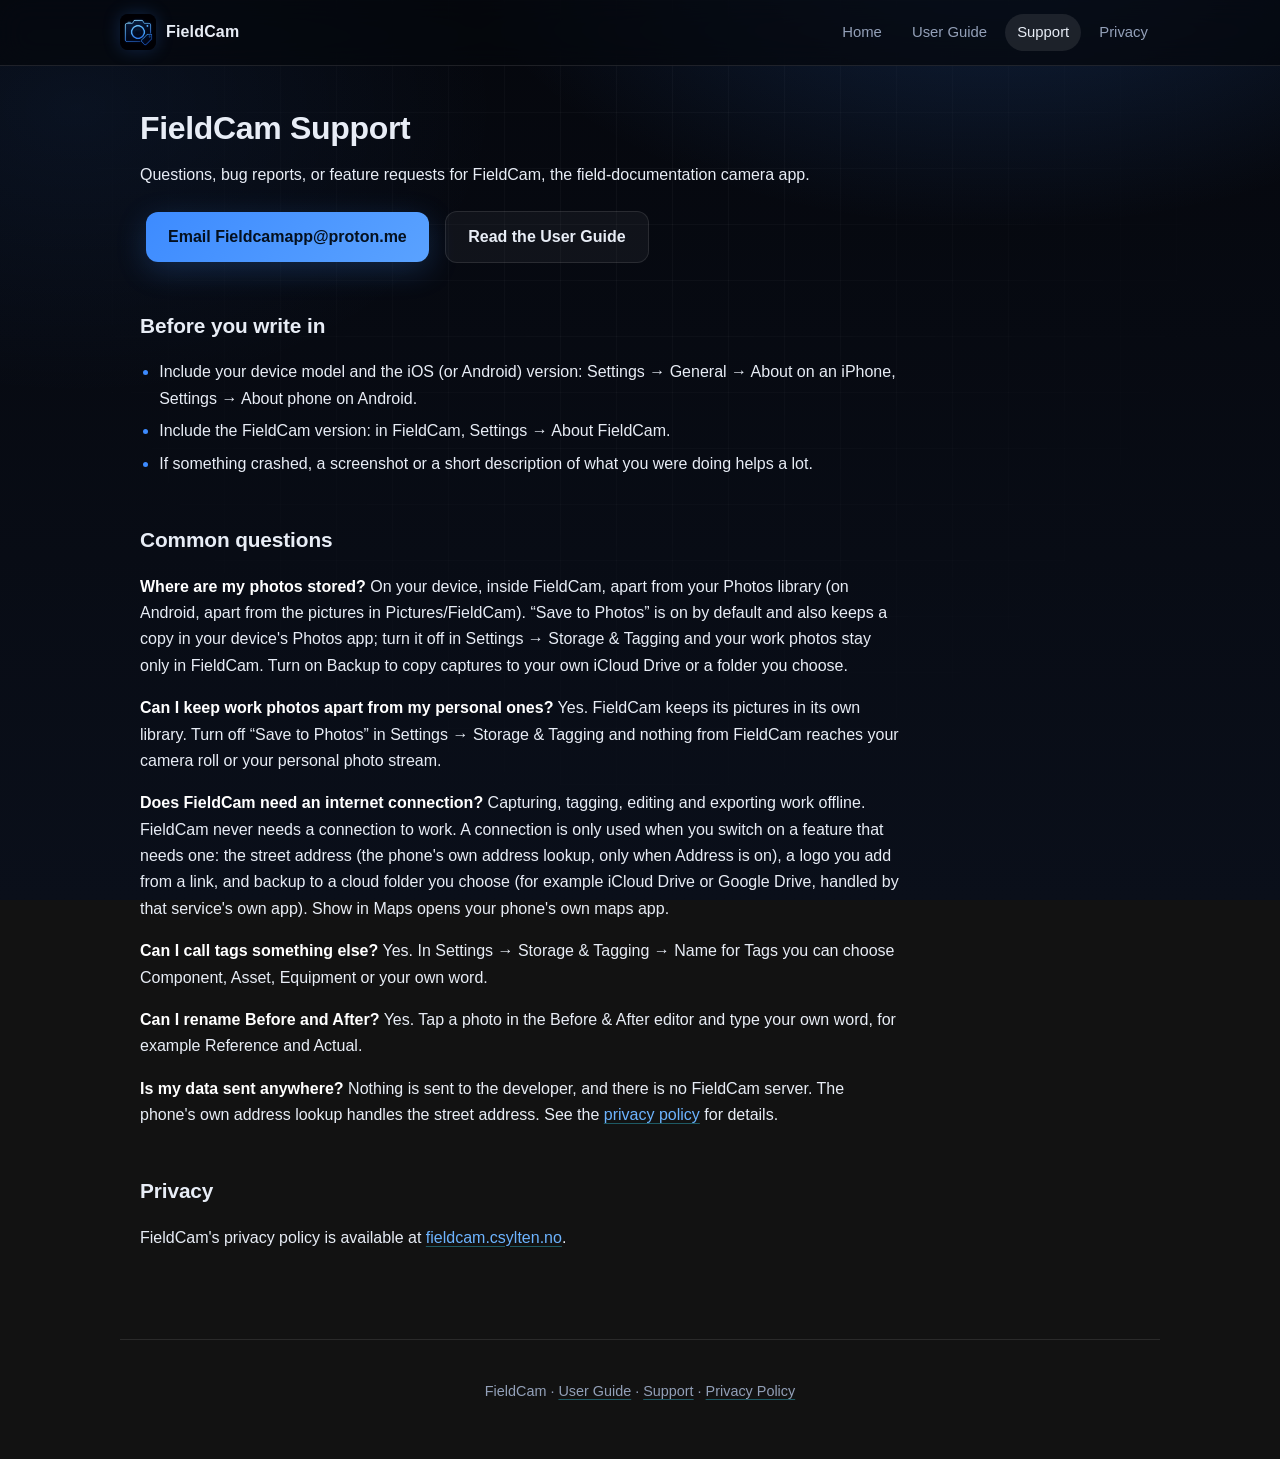
<file: support.html>
<!DOCTYPE html>
<html lang="en">
<head>
<meta charset="UTF-8">
<meta name="viewport" content="width=device-width, initial-scale=1">
<meta name="apple-itunes-app" content="app-id=6787454860">
<title>FieldCam Support</title>
<meta name="description" content="Support, common questions and how to contact FieldCam.">
<meta name="theme-color" content="#05070d">
<link rel="canonical" href="https://fieldcam.csylten.no/support.html">
<meta property="og:type" content="website">
<meta property="og:site_name" content="FieldCam">
<meta property="og:title" content="FieldCam Support">
<meta property="og:description" content="Support, common questions and how to contact FieldCam.">
<meta property="og:url" content="https://fieldcam.csylten.no/support.html">
<meta property="og:image" content="https://fieldcam.csylten.no/logo.png">
<meta name="twitter:card" content="summary">
<link rel="icon" type="image/png" href="favicon.png">
<link rel="apple-touch-icon" href="apple-touch-icon.png">
<link rel="stylesheet" href="style.css">
</head>
<body>
<header class="site">
  <a class="brand" href="home.html"><img src="logo.png" alt="" width="36" height="36"><span>FieldCam</span></a>
  <nav><a href="home.html">Home</a><a href="manual.html">User Guide</a><a href="support.html" aria-current="page">Support</a><a href="./">Privacy</a></nav>
</header>
<main>
<h1>FieldCam Support</h1>
<p>Questions, bug reports, or feature requests for FieldCam, the field-documentation camera app.</p>

<a class="cta" href="mailto:Fieldcamapp@proton.me?subject=FieldCam%20Support">Email Fieldcamapp@proton.me</a>
<a class="cta ghost" href="manual.html">Read the User Guide</a>

<h2>Before you write in</h2>
<ul>
<li>Include your device model and the iOS (or Android) version: Settings → General → About on an iPhone, Settings → About phone on Android.</li>
<li>Include the FieldCam version: in FieldCam, Settings → About FieldCam.</li>
<li>If something crashed, a screenshot or a short description of what you were doing helps a lot.</li>
</ul>

<h2>Common questions</h2>
<p><strong>Where are my photos stored?</strong> On your device, inside FieldCam, apart from your Photos library (on Android, apart from the pictures in Pictures/FieldCam). “Save to Photos” is on by default and also keeps a copy in your device's Photos app; turn it off in Settings → Storage &amp; Tagging and your work photos stay only in FieldCam. Turn on Backup to copy captures to your own iCloud Drive or a folder you choose.</p>
<p><strong>Can I keep work photos apart from my personal ones?</strong> Yes. FieldCam keeps its pictures in its own library. Turn off “Save to Photos” in Settings → Storage &amp; Tagging and nothing from FieldCam reaches your camera roll or your personal photo stream.</p>
<p><strong>Does FieldCam need an internet connection?</strong> Capturing, tagging, editing and exporting work offline. FieldCam never needs a connection to work. A connection is only used when you switch on a feature that needs one: the street address (the phone's own address lookup, only when Address is on), a logo you add from a link, and backup to a cloud folder you choose (for example iCloud Drive or Google Drive, handled by that service's own app). Show in Maps opens your phone's own maps app.</p>
<p><strong>Can I call tags something else?</strong> Yes. In Settings → Storage &amp; Tagging → Name for Tags you can choose Component, Asset, Equipment or your own word.</p>
<p><strong>Can I rename Before and After?</strong> Yes. Tap a photo in the Before &amp; After editor and type your own word, for example Reference and Actual.</p>
<p><strong>Is my data sent anywhere?</strong> Nothing is sent to the developer, and there is no FieldCam server. The phone's own address lookup handles the street address. See the <a href="./">privacy policy</a> for details.</p>

<h2>Privacy</h2>
<p>FieldCam's privacy policy is available at <a href="./">fieldcam.csylten.no</a>.</p>
</main>
<footer class="site"><p>FieldCam · <a href="manual.html">User Guide</a> · <a href="support.html">Support</a> · <a href="./">Privacy Policy</a></p></footer>
</body>
</html>
</file>
<file: style.css>
/* FieldCam site: dark, precise, a little futuristic. No scripts, no external requests. */
:root {
  color-scheme: dark;
  --bg: #05070d; --bg2: #0a0f1a; --panel: rgba(255,255,255,0.045); --panel-b: rgba(255,255,255,0.09);
  --text: #e8edf6; --muted: #93a0b8; --line: rgba(255,255,255,0.10);
  --accent: #3d8bff; --accent2: #6db4ff; --glow: rgba(61,139,255,0.22);
}
* { box-sizing: border-box; }
html { -webkit-text-size-adjust: 100%; scroll-behavior: smooth; }
body {
  margin: 0; color: var(--text); line-height: 1.65;
  font-family: -apple-system, BlinkMacSystemFont, "SF Pro Text", "Segoe UI", Inter, Helvetica, Arial, sans-serif;
  background:
    radial-gradient(900px 500px at 78% -8%, rgba(61,139,255,0.22), transparent 60%),
    radial-gradient(700px 480px at 6% 12%, rgba(61,139,255,0.08), transparent 60%),
    linear-gradient(180deg, var(--bg) 0%, var(--bg2) 100%);
  background-attachment: fixed;
  min-height: 100vh;
}
/* fine technical grid behind everything */
body::before {
  content: ""; position: fixed; inset: 0; z-index: -1; pointer-events: none;
  background-image:
    linear-gradient(rgba(255,255,255,0.035) 1px, transparent 1px),
    linear-gradient(90deg, rgba(255,255,255,0.035) 1px, transparent 1px);
  background-size: 56px 56px;
  -webkit-mask-image: radial-gradient(ellipse at 50% 20%, #000 0%, transparent 72%);
          mask-image: radial-gradient(ellipse at 50% 20%, #000 0%, transparent 72%);
}
a { color: var(--accent2); text-decoration-color: rgba(56,225,255,0.35); text-underline-offset: 3px; }
a:hover { text-decoration-color: var(--accent2); }

header.site {
  position: sticky; top: 0; z-index: 10;
  display: flex; flex-wrap: wrap; align-items: center; justify-content: space-between; gap: 8px 24px;
  padding: 14px max(20px, calc((100% - 1040px) / 2));
  background: rgba(5,7,13,0.72); -webkit-backdrop-filter: blur(14px); backdrop-filter: blur(14px);
  border-bottom: 1px solid var(--line);
}
.brand { display: flex; align-items: center; gap: 10px; color: var(--text); text-decoration: none; font-weight: 700; letter-spacing: 0.01em; }
.brand img { border-radius: 22%; display: block; box-shadow: 0 0 18px var(--glow); }
header.site nav { display: flex; flex-wrap: wrap; gap: 2px 6px; }
header.site nav a { color: var(--muted); text-decoration: none; font-size: 0.93em; padding: 6px 12px; border-radius: 999px; transition: color .2s, background .2s; }
header.site nav a:hover { color: var(--text); background: var(--panel); }
header.site nav a[aria-current] { color: var(--text); background: var(--panel-b); }

main { max-width: 1040px; margin: 0 auto; padding: 28px 20px 72px; }
main > h1, main > h2, main > p, main > ul, main > ol, main > section, main > nav, main > .cta, main > a.cta { max-width: 760px; }
h1 { font-size: 2em; line-height: 1.15; margin: 0.5em 0 0.3em; letter-spacing: -0.01em; }
h2 { font-size: 1.3em; margin: 2.2em 0 0.5em; letter-spacing: -0.005em; }
h3 { font-size: 0.74em; letter-spacing: 0.14em; text-transform: uppercase; color: var(--accent2); margin: 1.6em 0 0.4em; font-weight: 600; }
ul { padding-left: 1.2em; } li { margin: 0.4em 0; }
li::marker { color: var(--accent); }
.muted, .updated { color: var(--muted); }
.updated { font-size: 0.9em; margin-top: 4px; }
code { background: rgba(255,255,255,0.08); padding: 0.1em 0.4em; border-radius: 5px; }
strong { color: #fff; }

/* ---------- hero ---------- */
.hero { text-align: center; padding: 56px 0 28px; position: relative; }
.hero .eyebrow { display: inline-block; font-size: 0.78em; letter-spacing: 0.18em; text-transform: uppercase; color: var(--accent2);
  border: 1px solid rgba(90,162,255,0.3); background: rgba(61,139,255,0.07); padding: 5px 14px; border-radius: 999px; margin-bottom: 22px; }
.hero img.icon { width: 112px; height: 112px; border-radius: 24%; display: block; margin: 0 auto 22px;
  box-shadow: 0 0 0 1px rgba(255,255,255,0.12), 0 0 60px var(--glow), 0 20px 50px rgba(0,0,0,0.6);
  animation: float 7s ease-in-out infinite; }
.hero h1 { font-size: clamp(2.4em, 7vw, 3.8em); margin: 0 0 0.15em; letter-spacing: -0.03em;
  background: linear-gradient(120deg, #ffffff 30%, #9cc8ff 100%); -webkit-background-clip: text; background-clip: text; color: transparent; }
.hero .sub { color: var(--muted); font-size: 1.15em; margin: 0 auto 26px; max-width: 36em; }
.cta { display: inline-block; margin: 6px 6px 0; padding: 12px 22px; border-radius: 12px; font-weight: 600; text-decoration: none; color: #04101f;
  background: linear-gradient(135deg, #3d8bff, #5aa2ff); box-shadow: 0 8px 30px var(--glow); transition: transform .2s, box-shadow .2s; }
.cta:hover { transform: translateY(-2px); box-shadow: 0 12px 38px rgba(61,139,255,0.5); }
.cta.ghost { background: var(--panel); color: var(--text); border: 1px solid var(--line); box-shadow: none; }
.cta.ghost:hover { background: var(--panel-b); }

/* ---------- the three connected hero images and the picture wall; tap to enlarge ---------- */
/* The gap between the hero images is the one the App Store leaves between screenshots (about 6.3 % of an image's width). */
.trio { display: grid; grid-template-columns: repeat(3, 1fr); column-gap: 2.03%; max-width: 980px; margin: 30px auto 10px; }
.tile { all: unset; cursor: zoom-in; display: block; line-height: 0; border-radius: 6.4% / 2.9%; overflow: hidden;
  border: 1px solid rgba(255,255,255,0.12); box-shadow: 0 24px 60px rgba(0,0,0,0.6), 0 0 70px rgba(61,139,255,0.18);
  transition: transform .25s, border-color .25s, box-shadow .25s; }
.tile img { display: block; width: 100%; height: auto; }
.tile:hover, .tile:focus-visible { transform: translateY(-5px); border-color: rgba(90,162,255,0.55); box-shadow: 0 30px 70px rgba(0,0,0,0.65), 0 0 90px rgba(61,139,255,0.3); }
.tile:focus-visible { outline: 2px solid var(--accent); outline-offset: 3px; }
.wall { display: grid; grid-template-columns: repeat(6, 1fr); gap: 14px; margin: 18px 0 8px; }
.wall .tile { border-radius: 8% / 3.7%; }
@media (max-width: 860px) { .wall { grid-template-columns: repeat(2, 1fr); } }

dialog#viewer { border: 1px solid var(--line); border-radius: 22px; padding: 14px; background: #070b14; max-width: min(92vw, 520px); max-height: 94vh;
  box-shadow: 0 30px 90px rgba(0,0,0,0.8), 0 0 0 1px rgba(90,162,255,0.12); }
dialog#viewer::backdrop { background: rgba(2,4,9,0.82); -webkit-backdrop-filter: blur(6px); backdrop-filter: blur(6px); }
dialog#viewer img { display: block; max-width: 100%; max-height: calc(94vh - 28px); width: auto; height: auto; margin: 0 auto; border-radius: 14px; }
dialog#viewer .close { all: unset; cursor: pointer; position: absolute; top: 8px; right: 10px; z-index: 2; width: 34px; height: 34px; line-height: 32px;
  text-align: center; font-size: 22px; color: #fff; background: rgba(0,0,0,0.55); border: 1px solid var(--line); border-radius: 50%; }
dialog#viewer .close:hover { background: rgba(61,139,255,0.5); }

/* ---------- stats strip ---------- */
.stats { display: grid; grid-template-columns: repeat(auto-fit, minmax(150px, 1fr)); gap: 1px; margin: 34px 0 6px;
  background: var(--line); border: 1px solid var(--line); border-radius: 16px; overflow: hidden; }
.stats div { background: rgba(8,12,22,0.9); padding: 18px 16px; text-align: center; }
.stats b { display: block; font-size: 1.15em; color: #fff; letter-spacing: -0.01em; }
.stats span { color: var(--muted); font-size: 0.85em; }

/* ---------- feature cards ---------- */
.section-title { text-align: center; max-width: none !important; margin: 3em 0 0.3em; }
.section-sub { text-align: center; color: var(--muted); max-width: 36em !important; margin: 0 auto 20px; }
.features { list-style: none; padding: 0; display: grid; grid-template-columns: repeat(auto-fit, minmax(270px, 1fr)); gap: 14px; margin: 18px 0; max-width: none !important; }
.features li { position: relative; margin: 0; padding: 20px 20px 18px; border-radius: 16px; overflow: hidden;
  background: linear-gradient(160deg, rgba(255,255,255,0.07), rgba(255,255,255,0.025)); border: 1px solid var(--line);
  transition: transform .25s, border-color .25s, box-shadow .25s; }
.features li::before { content: ""; position: absolute; inset: 0 0 auto 0; height: 2px; background: linear-gradient(90deg, transparent, var(--accent2), transparent); opacity: .0; transition: opacity .25s; }
.features li:hover { transform: translateY(-4px); border-color: rgba(56,225,255,0.35); box-shadow: 0 14px 40px rgba(0,0,0,0.45), 0 0 30px rgba(61,139,255,0.15); }
.features li:hover::before { opacity: 1; }
.features strong { display: block; font-size: 1.04em; margin-bottom: 4px; }
.features span, .features li { color: #c4cddd; }
.features strong { color: #fff; }

/* ---------- panels, manual, privacy ---------- */
.toc { background: var(--panel); border: 1px solid var(--line); border-radius: 16px; padding: 8px 22px; margin: 18px 0; }
.toc ol { padding-left: 1.3em; } .toc li .muted::before { content: "· "; }
section.topic { scroll-margin-top: 80px; }
.panel { background: var(--panel); border: 1px solid var(--line); border-radius: 16px; padding: 4px 22px 14px; margin: 22px 0; }

footer.site { max-width: 1040px; margin: 0 auto; padding: 26px 20px 40px; border-top: 1px solid var(--line); color: var(--muted); font-size: 0.9em; text-align: center; }
footer.site a { color: var(--muted); }
footer.site a:hover { color: var(--text); }

@keyframes float { 0%,100% { transform: translateY(0); } 50% { transform: translateY(-8px); } }
@media (prefers-reduced-motion: reduce) { * { animation: none !important; transition: none !important; } html { scroll-behavior: auto; }
}
@media (max-width: 640px) { .stats { grid-template-columns: repeat(2, 1fr); } }
@media (max-width: 560px) { .hero { padding-top: 36px; } .trio { margin-top: 22px; } }

/* ---------- App Store: placeholder until the link exists ----------
   Apple's rules: use only Apple's own unaltered badge artwork. Until the app is
   live this is plain text; swap it for the official badge when the link arrives. */
.soon { cursor: default; border-style: dashed; color: var(--muted); box-shadow: none; }
.soon:hover { transform: none; background: var(--panel); }

.store-badge { display: block; width: 144px; margin: 0 auto 14px; }
.store-badge img { display: block; height: 48px; width: auto; }
footer.site .legal { font-size: 0.8em; margin: 8px 0 0; }
</file>
